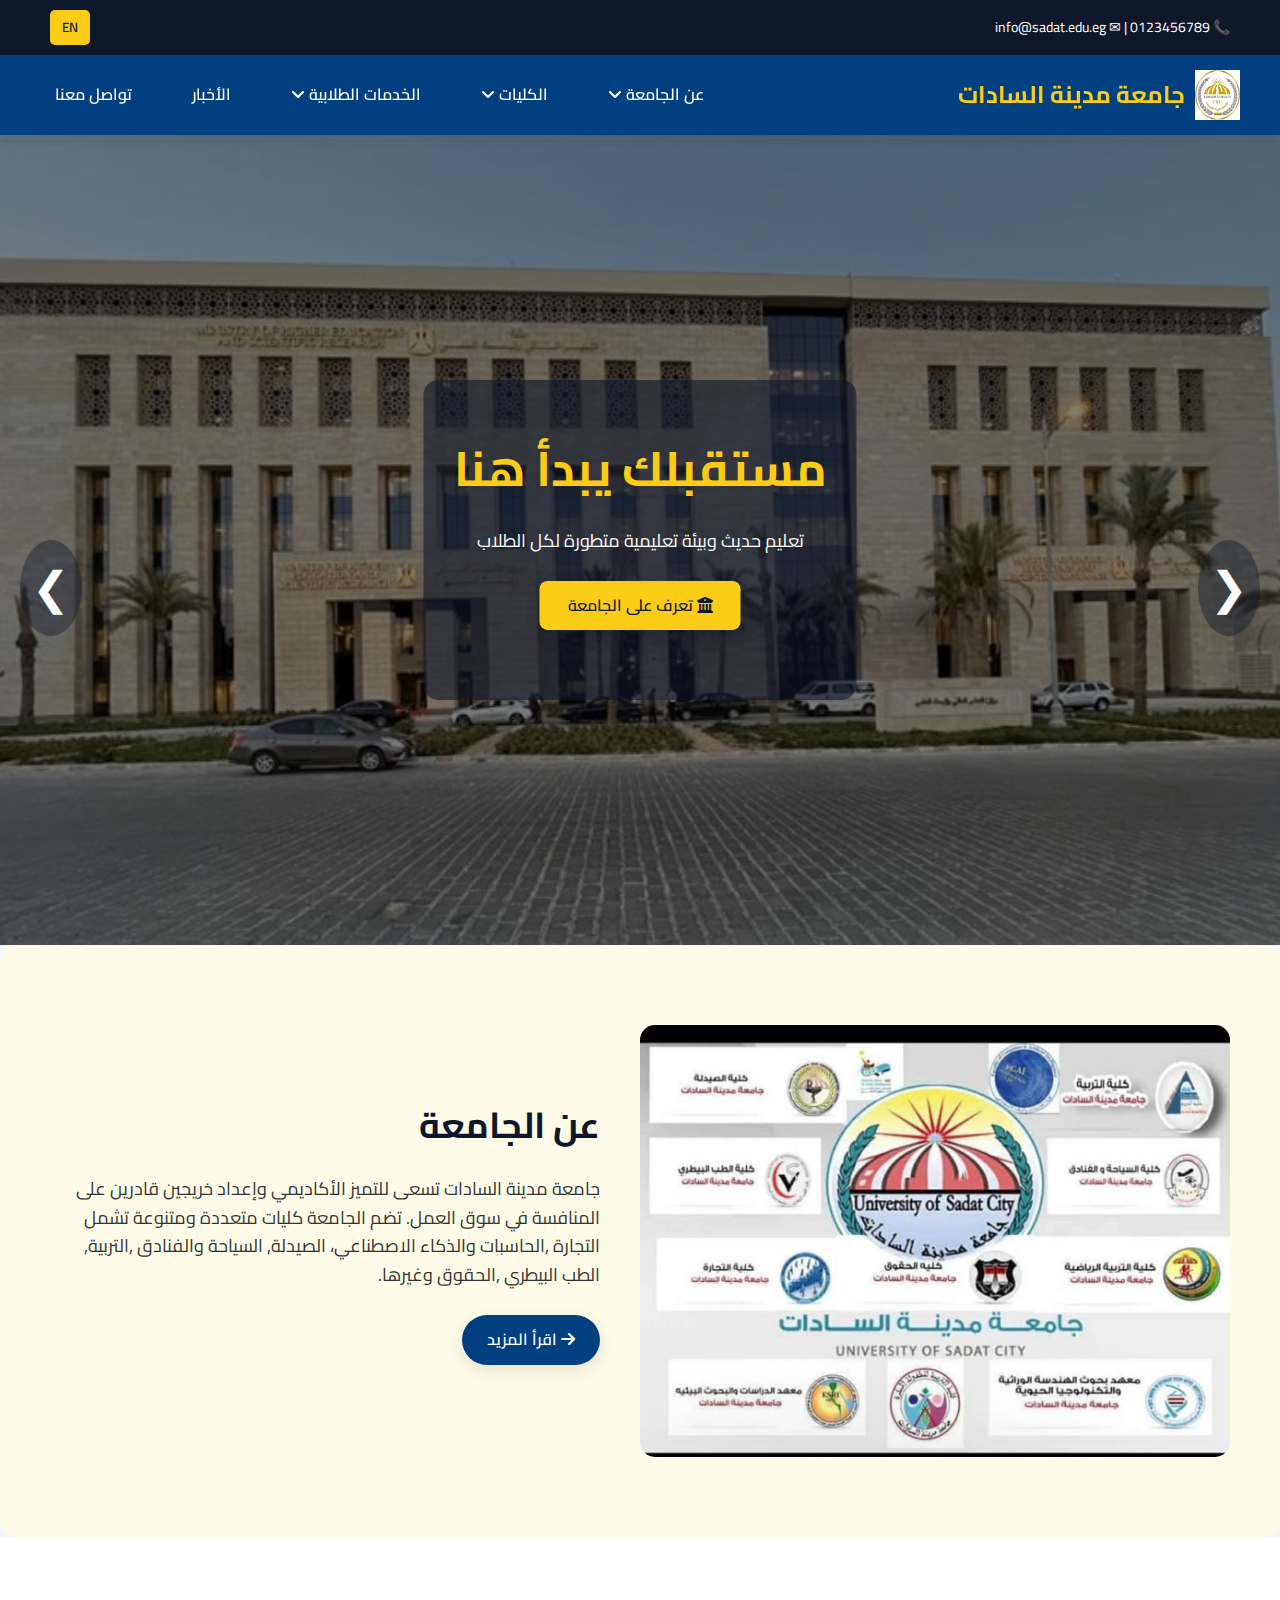
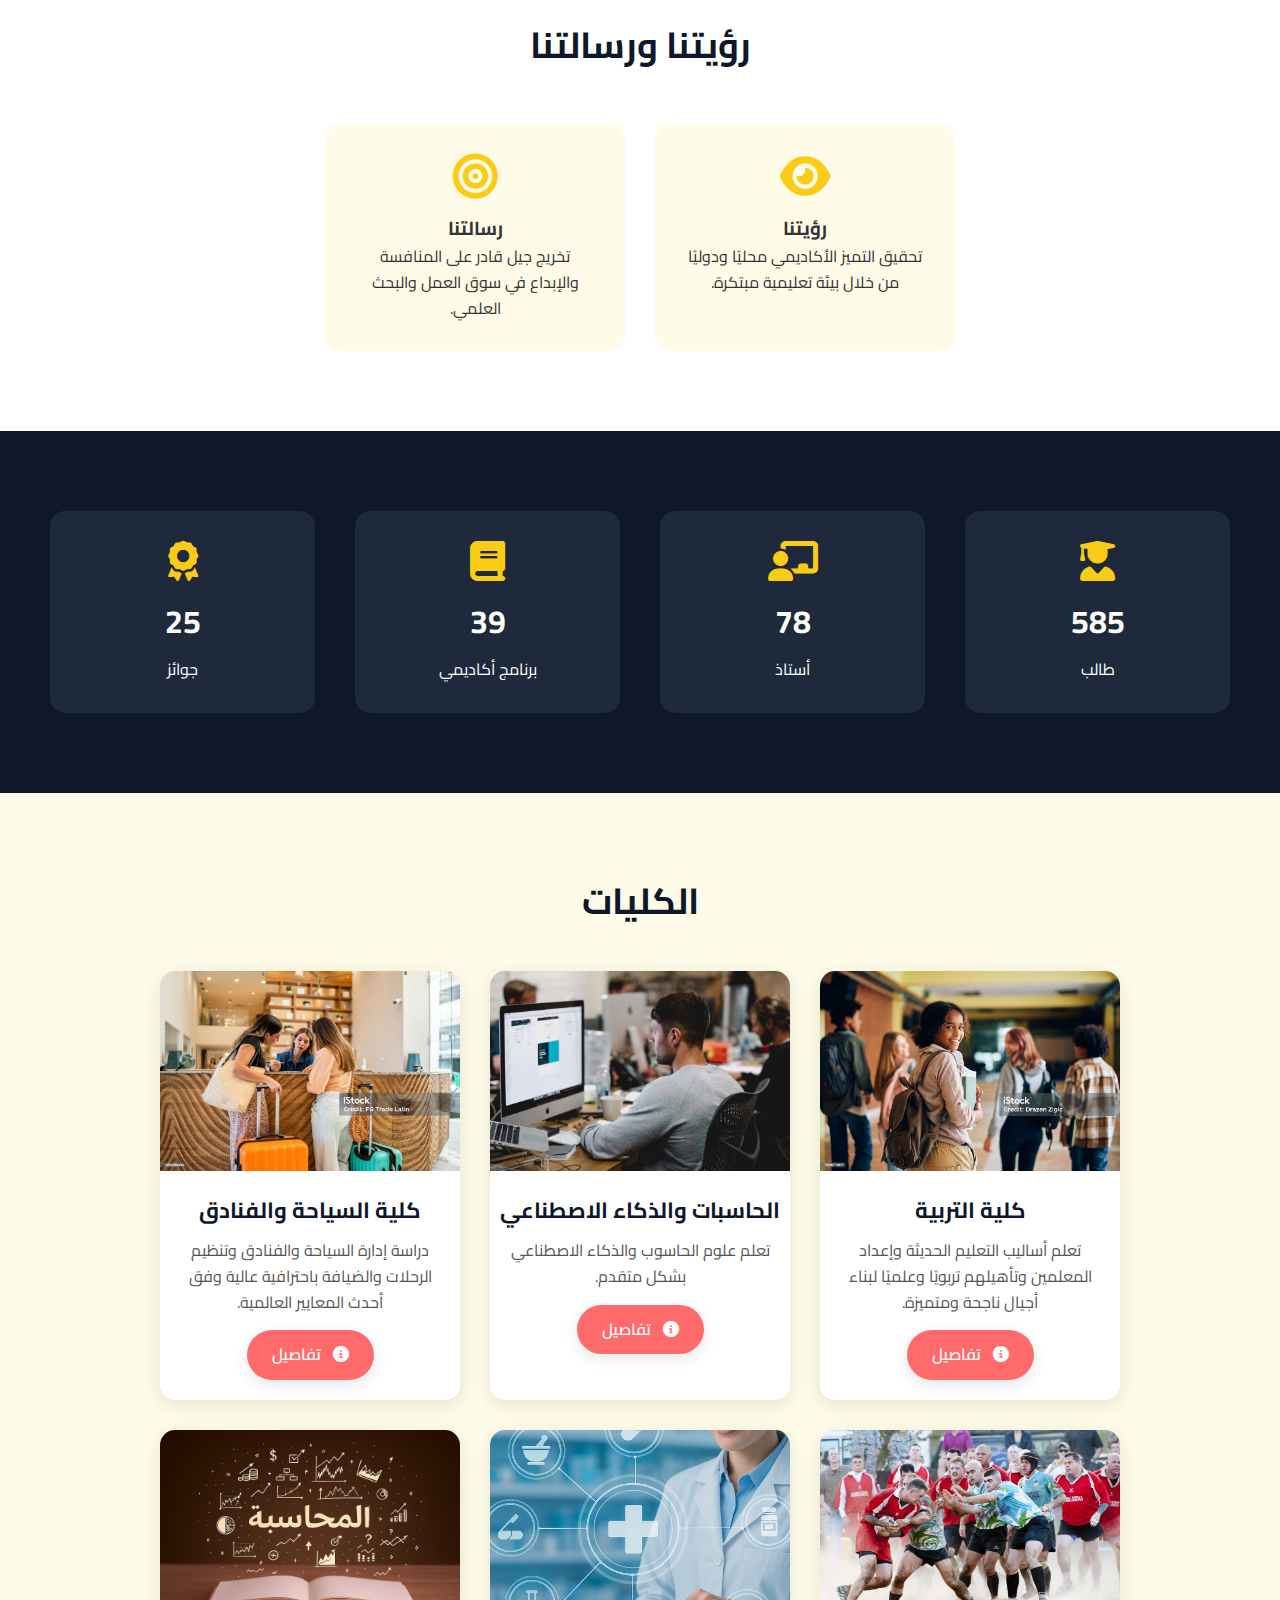
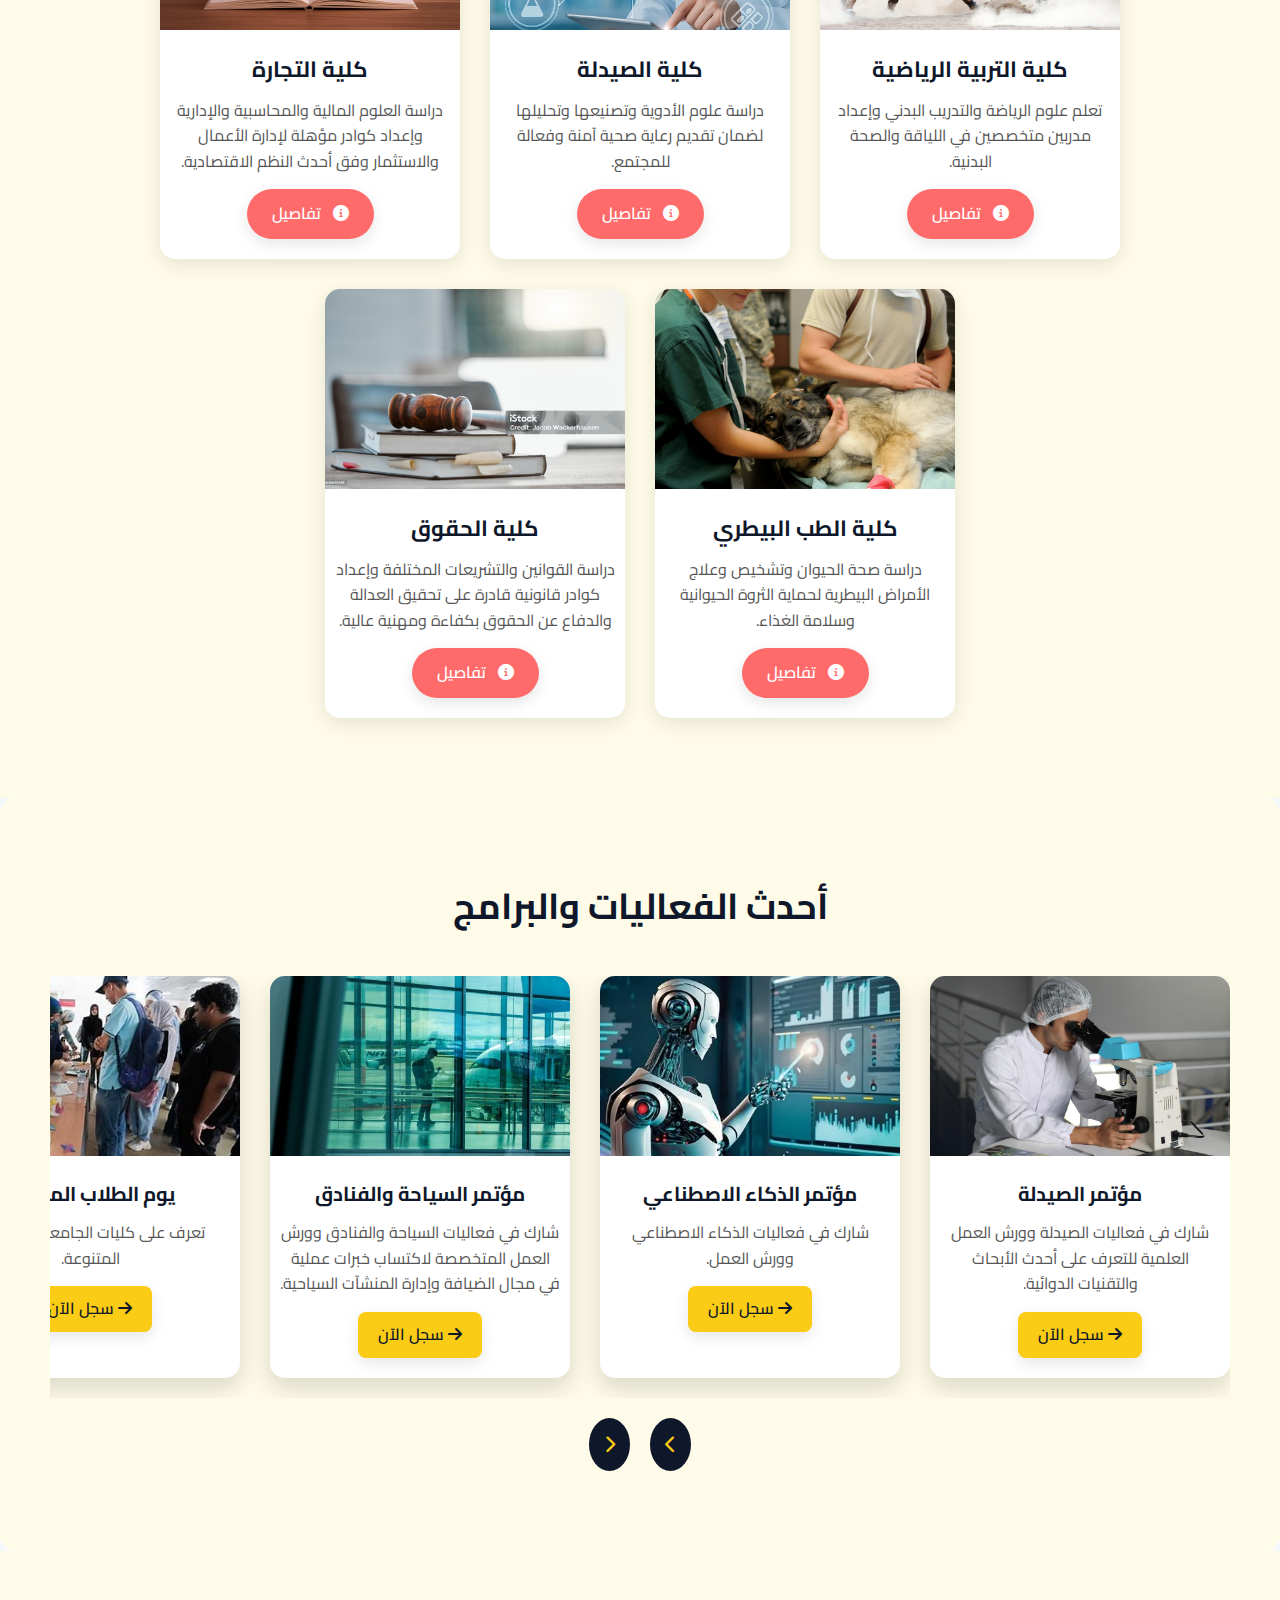
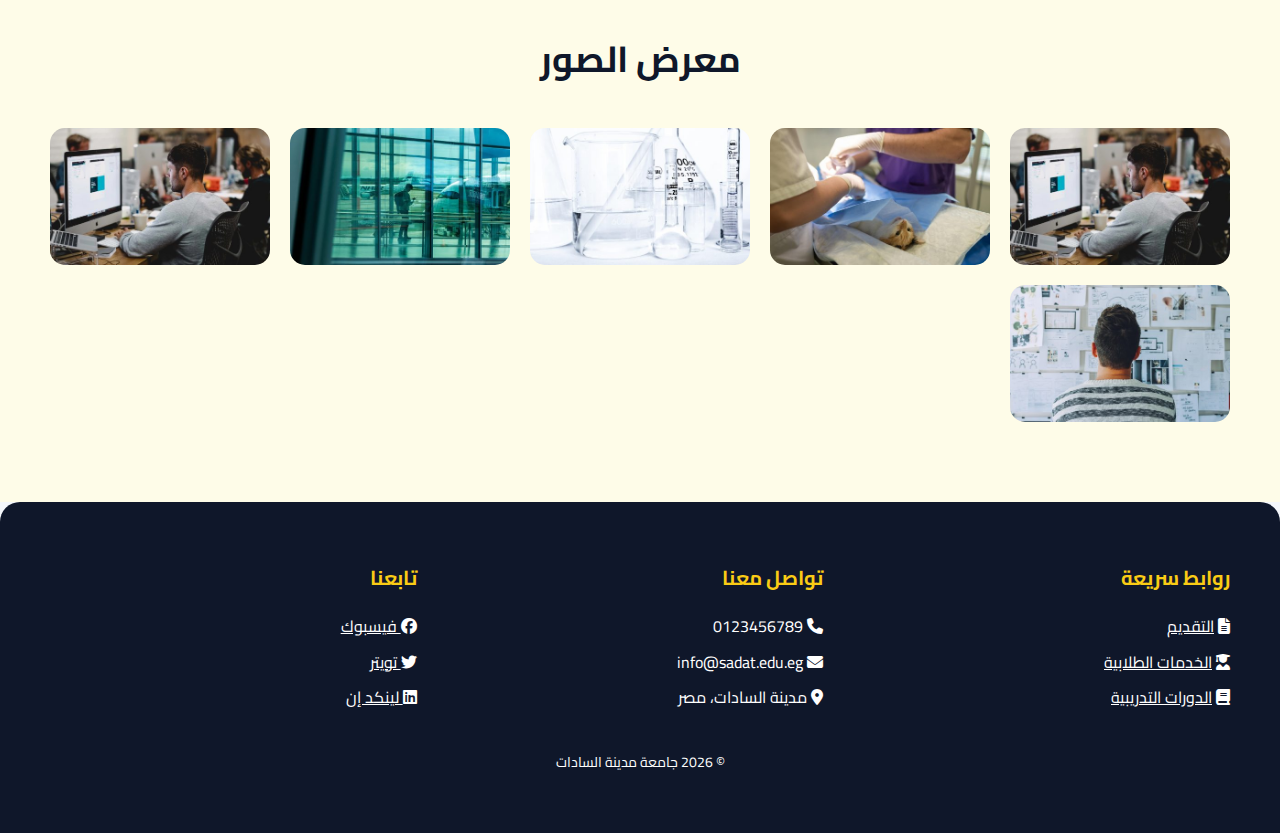
<file: index.html>
<!DOCTYPE html>
<html lang="ar">
<head>
<meta charset="UTF-8">
<meta name="viewport" content="width=device-width, initial-scale=1.0">
<title>جامعة مدينة السادات </title>
<link rel="icon" href="imgs/photo_2026-02-21_23-47-22.jpg">
<link rel="stylesheet" href="css/style.css">
<link rel="stylesheet" href="https://cdnjs.cloudflare.com/ajax/libs/font-awesome/6.5.0/css/all.min.css">
<link href="https://fonts.googleapis.com/css2?family=Cairo:wght@400;600;800&display=swap" rel="stylesheet">
<link rel="stylesheet" href="https://cdnjs.cloudflare.com/ajax/libs/font-awesome/6.4.0/css/all.min.css">
</head>
<body>

<!-- Top Bar -->
<div class="top-bar">
  <div>📞 0123456789 | ✉ info@sadat.edu.eg</div>
  <button class="lang-btn" id="langBtn">EN</button>
</div>


<!-- Navbar / Mega Menu مع لوجو -->
<header>
  <a href="index.html" class="logo">
    <img src="imgs/photo_2026-02-21_23-47-22.jpg" alt="لوجو الجامعة" class="logo-img">
    <span> جامعة مدينة السادات</span>
  </a>
   <div class="menu-toggle" id="menu-toggle">
    <i class="fas fa-bars"></i>
  </div>
  <nav>
    <ul class="main-menu" id="main-menu">
      <li>
        <a href="about.html">عن الجامعة <i class="fas fa-angle-down"></i></a>
        <ul class="dropdown">
          <li><a href="vision.html">الرؤية</a></li>
          <li><a href="president.html">الرئيس</a></li>
          <li><a href="history.html">تاريخ الجامعة</a></li>
        </ul>
      </li>
      <li>
        <a href="faculties.html">الكليات <i class="fas fa-angle-down"></i></a>
        <ul class="dropdown">
          <li><a href="#">التجارة</a></li>
          <li><a href="#">الحاسبات</a></li>
          <li><a href="#">السياحة و الفنادق </a></li>
          <li><a href="#"> كلية التربية  </a></li>
          <li><a href="#"> كلية الصيدلة   </a></li>
          <li><a href="#"> كلية الطب البيطري   </a></li>
        </ul>
      </li>
      <li>
        <a href="services.html">الخدمات الطلابية <i class="fas fa-angle-down"></i></a>
        <ul class="dropdown">
          <li><a href="#">المكتبة الإلكترونية</a></li>
          <li><a href="#">الدورات التدريبية</a></li>
        </ul>
      </li>
      <li><a href="news.html">الأخبار</a></li>
      <li><a href="contact.html">تواصل معنا</a></li>
    </ul>
  </nav>
</header>

<!-- Hero Slider -->
<section class="hero">
  <div class="slide active">
    <img src="imgs/257.jpeg" alt="Slider 1">
    <div class="hero-text">
      <h1>مستقبلك يبدأ هنا</h1>
      <p>تعليم حديث وبيئة تعليمية متطورة لكل الطلاب</p>
      <a href="about.html" class="main-btn"><i class="fas fa-university"></i> تعرف على الجامعة</a>
    </div>
  </div>
  <div class="slide">
    <img src="imgs/OIP.webp" alt="Slider 2">
    <div class="hero-text">
      <h1>برامج أكاديمية متميزة</h1>
      <p>كوادر تدريسية على أعلى مستوى لتعليم متكامل</p>
      <a href="faculties.html" class="main-btn"><i class="fas fa-graduation-cap"></i> اكتشف الكليات</a>
    </div>
  </div>
  <div class="slide">
    <img src="imgs/OIP (1).webp" alt="Slider 3">
    <div class="hero-text">
      <h1>فعاليات مستمرة</h1>
      <p>مؤتمرات وورش عمل للطلاب والخريجين</p>
      <a href="events.html" class="main-btn"><i class="fas fa-calendar-alt"></i> اعرف أكثر</a>
    </div>
  </div>
  <div class="slider-buttons">
    <span id="prev">❮</span>
    <span id="next">❯</span>
  </div>
</section>

<!-- About Section -->
<section class="about">
  <img src="imgs/photo_2026-02-21_23-54-03.jpg" alt="عن الجامعة">
  <div class="text">
    <h2>عن الجامعة</h2>
    <p>جامعة مدينة السادات  تسعى للتميز الأكاديمي وإعداد خريجين قادرين على المنافسة في سوق العمل. تضم الجامعة كليات متعددة ومتنوعة تشمل التجارة ,الحاسبات والذكاء الاصطناعي، الصيدلة, السياحة والفنادق ,التربية, الطب البيطري ,الحقوق  وغيرها.</p>
    <a href="about.html" class="main-btn"><i class="fas fa-arrow-right"></i> اقرأ المزيد</a>
  </div>
</section>

<!-- Vision & Mission -->
<section class="vision-mission">
  <h2>رؤيتنا ورسالتنا</h2>
  <div class="boxes">
    <div class="box">
      <i class="fas fa-eye"></i>
      <h3>رؤيتنا</h3>
      <p>تحقيق التميز الأكاديمي محليًا ودوليًا من خلال بيئة تعليمية مبتكرة.</p>
    </div>
    <div class="box">
      <i class="fas fa-bullseye"></i>
      <h3>رسالتنا</h3>
      <p>تخريج جيل قادر على المنافسة والإبداع في سوق العمل والبحث العلمي.</p>
    </div>
  </div>
</section>

<!-- Counter Section (Action) -->
<section class="counters">
  <div class="counter-box">
    <i class="fas fa-user-graduate"></i>
    <h3 id="students-count">0</h3>
    <p>طالب</p>
  </div>
  <div class="counter-box">
    <i class="fas fa-chalkboard-teacher"></i>
    <h3 id="teachers-count">0</h3>
    <p>أستاذ</p>
  </div>
  <div class="counter-box">
    <i class="fas fa-book"></i>
    <h3 id="courses-count">0</h3>
    <p>برنامج أكاديمي</p>
  </div>
  <div class="counter-box">
    <i class="fas fa-award"></i>
    <h3 id="awards-count">0</h3>
    <p>جوائز</p>
  </div>
</section>

<!-- Faculties Section -->
<section class="faculties">
  <h2>الكليات</h2>
  <div class="cards">
    <div class="card">
      <img src="imgs/istockphoto-1500076821-17024x1024 (1).jpg" alt="الهندسة">
      <h3>كلية التربية</h3>
      <p>تعلم أساليب التعليم الحديثة وإعداد المعلمين وتأهيلهم تربويًا وعلميًا لبناء أجيال ناجحة ومتميزة.</p>
      <a href="#" class="main-btn"><i class="fas fa-info-circle"></i> تفاصيل</a>
    </div>
    <div class="card">
      <img src="imgs/course-category-design-480x299.jpg" alt="الحاسبات">
      <h3>الحاسبات والذكاء الاصطناعي</h3>
      <p>تعلم علوم الحاسوب والذكاء الاصطناعي بشكل متقدم.</p>
      <a href="#" class="main-btn"><i class="fas fa-info-circle"></i> تفاصيل</a>
    </div>
    <div class="card">
      <img src="imgs/istockphoto-1484358444-1024x1024.jpg" alt="إدارة الأعمال">
      <h3> كلية السياحة والفنادق</h3>
      <p>دراسة إدارة السياحة والفنادق وتنظيم الرحلات والضيافة باحترافية عالية وفق أحدث المعايير العالمية.</p>
      <a href="#" class="main-btn"><i class="fas fa-info-circle"></i> تفاصيل</a>
    </div>
    <div class="card">
      <img src="imgs/12019-rugby-78193_1920.jpg" alt="إدارة الأعمال">
      <h3> كلية التربية الرياضية</h3>
      <p>تعلم علوم الرياضة والتدريب البدني وإعداد مدربين متخصصين في اللياقة والصحة البدنية.</p>
      <a href="#" class="main-btn"><i class="fas fa-info-circle"></i> تفاصيل</a>
    </div>
    <div class="card">
      <img src="imgs/16.png" alt="إدارة الأعمال">
      <h3>كلية الصيدلة </h3>
      <p>دراسة علوم الأدوية وتصنيعها وتحليلها لضمان تقديم رعاية صحية آمنة وفعالة للمجتمع.</p>
      <a href="#" class="main-btn"><i class="fas fa-info-circle"></i> تفاصيل</a>
    </div>
    <div class="card">
      <img src="imgs/10 (1).png" alt="إدارة الأعمال">
      <h3>كلية التجارة </h3>
      <p> دراسة العلوم المالية والمحاسبية والإدارية وإعداد كوادر مؤهلة لإدارة الأعمال والاستثمار وفق أحدث النظم الاقتصادية.</p>
      <a href="#" class="main-btn"><i class="fas fa-info-circle"></i> تفاصيل</a>
    </div>
    <div class="card">
      <img src="imgs/9.jpg" alt="إدارة الأعمال">
      <h3>كلية الطب البيطري </h3>
      <p>      دراسة صحة الحيوان وتشخيص وعلاج الأمراض البيطرية لحماية الثروة الحيوانية وسلامة الغذاء.</p>
      <a href="#" class="main-btn"><i class="fas fa-info-circle"></i> تفاصيل</a>
    </div>
    <div class="card">
      <img src="imgs/istockphoto-2045620685-1024x1024.jpg" alt="إدارة الأعمال">
      <h3>كلية الحقوق </h3>
      <p>      دراسة القوانين والتشريعات المختلفة وإعداد كوادر قانونية قادرة على تحقيق العدالة والدفاع عن الحقوق بكفاءة ومهنية عالية.</p>
      <a href="#" class="main-btn"><i class="fas fa-info-circle"></i> تفاصيل</a>
    </div>
  </div>
</section>

<!-- Featured Events Slider -->
<section class="featured-cards">
  <h2>أحدث الفعاليات والبرامج</h2>
  <div class="cards-slider">
    <div class="card">
      <img src="imgs/luvqs-scientist-2141259_1920.jpg" alt="Event 1">
      <h3> مؤتمر الصيدلة </h3>
      <p> شارك في فعاليات الصيدلة وورش العمل العلمية للتعرف على أحدث الأبحاث والتقنيات الدوائية.</p>
      <a href="#" class="main-btn"><i class="fas fa-arrow-right"></i> سجل الآن</a>
    </div>
    <div class="card">
      <img src="imgs/download (1).webp" alt="Event 2">
      <h3>مؤتمر الذكاء الاصطناعي</h3>
      <p>شارك في فعاليات الذكاء الاصطناعي وورش العمل.</p>
      <a href="#" class="main-btn"><i class="fas fa-arrow-right"></i> سجل الآن</a>
    </div>
    <div class="card">
      <img src="imgs/airport-8000988_1280-480x299.jpg" alt="Event 3">
      <h3>  مؤتمر السياحة والفنادق</h3>
      <p>شارك في فعاليات السياحة والفنادق وورش العمل المتخصصة لاكتساب خبرات عملية في مجال الضيافة وإدارة المنشآت السياحية.</p>
      <a href="#" class="main-btn"><i class="fas fa-arrow-right"></i> سجل الآن</a>
    </div>
    <div class="card">
      <img src="imgs/OIP.jpg" alt="Event 4">
      <h3>يوم الطلاب المفتوح</h3>
      <p>تعرف على كليات الجامعة وخدماتها المتنوعة.</p>
      <a href="#" class="main-btn"><i class="fas fa-arrow-right"></i> سجل الآن</a>
    </div>
  </div>
  <div class="slider-controls">
    <button id="slide-prev"><i class="fas fa-chevron-left"></i></button>
    <button id="slide-next"><i class="fas fa-chevron-right"></i></button>
  </div>
</section>

<!-- Gallery Section -->
<section class="gallery">
  <h2>معرض الصور</h2>
  <div class="gallery-grid">
    <img src="imgs/course-category-design-480x299.jpg" alt="">
    <img src="imgs/health-4385852_1280-480x299.jpg" alt="">
    <img src="imgs/laboratory-217041_1280-480x299.jpg" alt="">
    <img src="imgs/airport-8000988_1280-480x299.jpg" alt="">
    <img src="imgs/course-category-design-480x299.jpg" alt="">
    <img src="imgs/startup-3267505_1280-480x299.jpg" alt="">
  </div>
</section>

<!-- Footer -->
<footer>
  <div class="footer-grid">
    <div>
      <h3>روابط سريعة</h3>
      <p><i class="fas fa-file-alt"></i> <a href="#">التقديم</a></p>
      <p><i class="fas fa-user-graduate"></i> <a href="#">الخدمات الطلابية</a></p>
      <p><i class="fas fa-book"></i> <a href="#">الدورات التدريبية</a></p>
    </div>
    <div>
      <h3>تواصل معنا</h3>
      <p><i class="fas fa-phone"></i> 0123456789</p>
      <p><i class="fas fa-envelope"></i> info@sadat.edu.eg</p>
      <p><i class="fas fa-map-marker-alt"></i> مدينة السادات، مصر</p>
    </div>
    <div>
      <h3>تابعنا</h3>
      <p><a href="#"><i class="fab fa-facebook"></i> فيسبوك</a></p>
      <p><a href="#"><i class="fab fa-twitter"></i> تويتر</a></p>
      <p><a href="#"><i class="fab fa-linkedin"></i> لينكد إن</a></p>
    </div>
  </div>
  <p class="copy">© 2026 جامعة مدينة السادات </p>
</footer>

<script src="js/slider.js"></script>
<script src="js/main.js"></script>
</body>
</html>
</file>
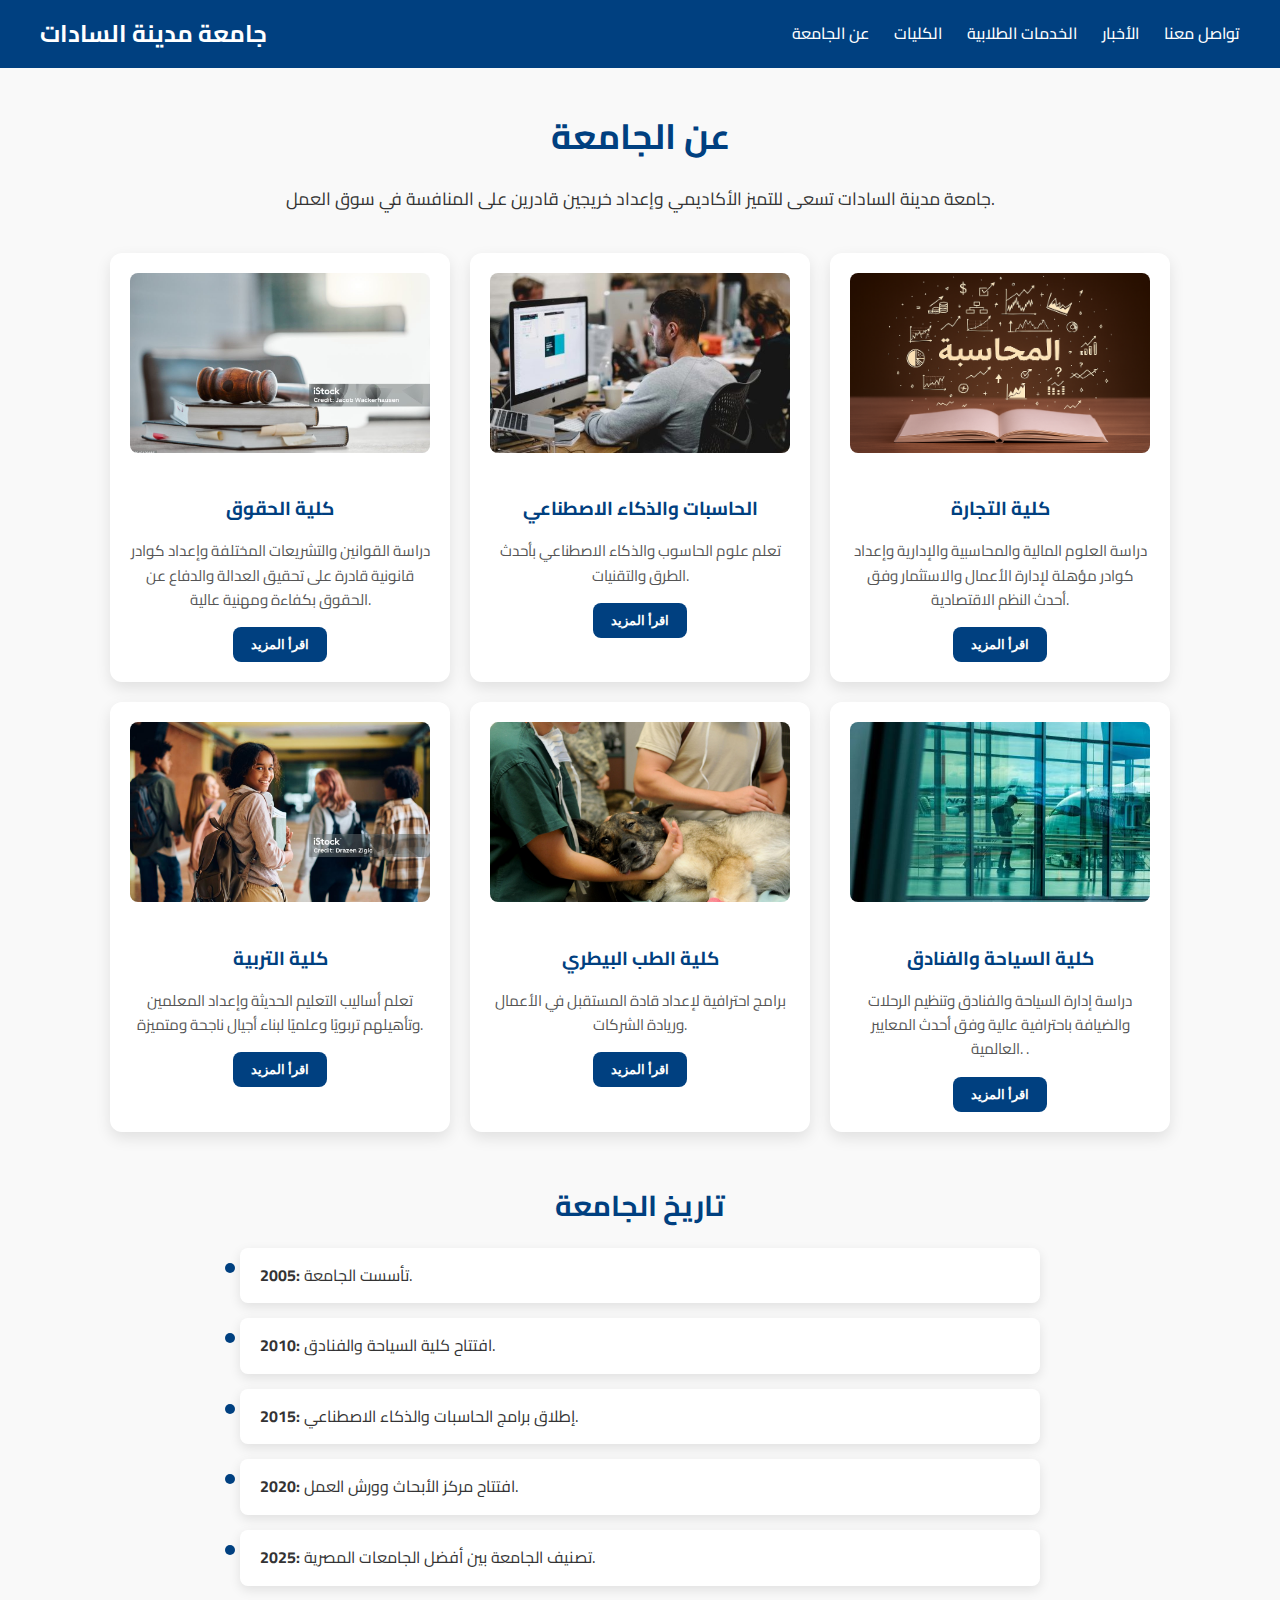
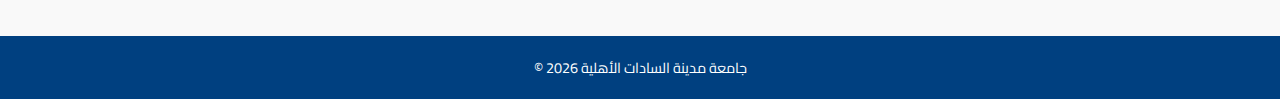
<file: about.html>
<!DOCTYPE html>
<html lang="ar">
<head>
<meta charset="UTF-8">
<meta name="viewport" content="width=device-width, initial-scale=1.0">
<title>عن الجامعة - جامعة مدينة السادات </title>
<link rel="stylesheet" href="css/about.css">
<link href="https://fonts.googleapis.com/css2?family=Cairo:wght@400;600;800&display=swap" rel="stylesheet">
<link rel="stylesheet" href="https://cdnjs.cloudflare.com/ajax/libs/font-awesome/6.4.0/css/all.min.css">
</head>
<body>

<header>
  <a href="index.html" class="logo">جامعة مدينة السادات </a>
   <div class="menu-toggle" id="menu-toggle">
    <i class="fas fa-bars"></i>
  </div>
  <nav>
    <ul class="main-menu" id="main-menu">
      <li><a href="about.html">عن الجامعة</a></li>
      <li><a href="faculties.html">الكليات</a></li>
      <li><a href="services.html">الخدمات الطلابية</a></li>
      <li><a href="news.html">الأخبار</a></li>
      <li><a href="contact.html">تواصل معنا</a></li>
    </ul>
  </nav>
</header>

<section class="about-page">
  <h1>عن الجامعة</h1>
  <p>جامعة مدينة السادات  تسعى للتميز الأكاديمي وإعداد خريجين قادرين على المنافسة في سوق العمل.</p>

  <div class="about-cards">
    <div class="card">
      <img src="imgs/istockphoto-2045620685-1024x1024.jpg" alt="إدارة الأعمال">
      <h3>كلية الحقوق </h3>
      <p>      دراسة القوانين والتشريعات المختلفة وإعداد كوادر قانونية قادرة على تحقيق العدالة والدفاع عن الحقوق بكفاءة ومهنية عالية.</p>
      <div class="extra-info">
              <p>      دراسة القوانين والتشريعات المختلفة وإعداد كوادر قانونية قادرة على تحقيق العدالة والدفاع عن الحقوق بكفاءة ومهنية عالية.</p>

      </div>
      <button class="learn-btn">اقرأ المزيد</button>
    </div>

    <div class="card">
      <img src="imgs/course-category-design-480x299.jpg" alt="الحاسبات">
      <h3>الحاسبات والذكاء الاصطناعي</h3>
      <p>تعلم علوم الحاسوب والذكاء الاصطناعي بأحدث الطرق والتقنيات.</p>
      <div class="extra-info">
        <p>معلومات أكثر عن قسم الحاسبات: مشاريع برمجية، مختبرات AI، مسابقات برمجة.</p>
      </div>
      <button class="learn-btn">اقرأ المزيد</button>
    </div>

    <div class="card">
      <img src="imgs/10 (1).png" alt="إدارة الأعمال">
      <h3>كلية التجارة </h3>
      <p> دراسة العلوم المالية والمحاسبية والإدارية وإعداد كوادر مؤهلة لإدارة الأعمال والاستثمار وفق أحدث النظم الاقتصادية.</p>
     
      <div class="extra-info">
              <p> دراسة العلوم المالية والمحاسبية والإدارية وإعداد كوادر مؤهلة لإدارة الأعمال والاستثمار وفق أحدث النظم الاقتصادية.</p>

      </div>
      <button class="learn-btn">اقرأ المزيد</button>
    </div>
    <div class="card">
     <img src="imgs/istockphoto-1500076821-17024x1024 (1).jpg" alt="الهندسة">
      <h3>كلية التربية</h3>
      <p>تعلم أساليب التعليم الحديثة وإعداد المعلمين وتأهيلهم تربويًا وعلميًا لبناء أجيال ناجحة ومتميزة.     </p>
      <div class="extra-info">
              <p>تعلم أساليب التعليم الحديثة وإعداد المعلمين وتأهيلهم تربويًا وعلميًا لبناء أجيال ناجحة ومتميزة.     </p>

      </div>
      <button class="learn-btn">اقرأ المزيد</button>
    </div>
    <div class="card">
      <img src="imgs/9.jpg" alt="إدارة الأعمال">
      <h3>كلية الطب البيطري </h3>
      <p>برامج احترافية لإعداد قادة المستقبل في الأعمال وريادة الشركات.</p>
      <div class="extra-info">
              <p>برامج احترافية لإعداد قادة المستقبل في الأعمال وريادة الشركات.</p>

      </div>
      <button class="learn-btn">اقرأ المزيد</button>
    </div>
    <div class="card">
      <img src="imgs/airport-8000988_1280-480x299.jpg" alt="إدارة الأعمال">
      <h3>كلية السياحة والفنادق </h3>
      <p>دراسة إدارة السياحة والفنادق وتنظيم الرحلات والضيافة باحترافية عالية وفق أحدث المعايير العالمية.        .</p>
      <div class="extra-info">
              <p>دراسة إدارة السياحة والفنادق وتنظيم الرحلات والضيافة باحترافية عالية وفق أحدث المعايير العالمية.        .</p>

      </div>
      <button class="learn-btn">اقرأ المزيد</button>
    </div>
   
  </div>

  <div class="history-timeline">
    <h2>تاريخ الجامعة</h2>
    <ul>
      <li><strong>2005:</strong> تأسست الجامعة.</li>
      <li><strong>2010:</strong> افتتاح كلية السياحة والفنادق.</li>
      <li><strong>2015:</strong> إطلاق برامج الحاسبات والذكاء الاصطناعي.</li>
      <li><strong>2020:</strong> افتتاح مركز الأبحاث وورش العمل.</li>
      <li><strong>2025:</strong> تصنيف الجامعة بين أفضل الجامعات المصرية.</li>
    </ul>
  </div>
</section>

<footer>
  <p>© 2026 جامعة مدينة السادات الأهلية</p>
</footer>

<script src="js/about.js"></script>
</body>
</html>
</file>
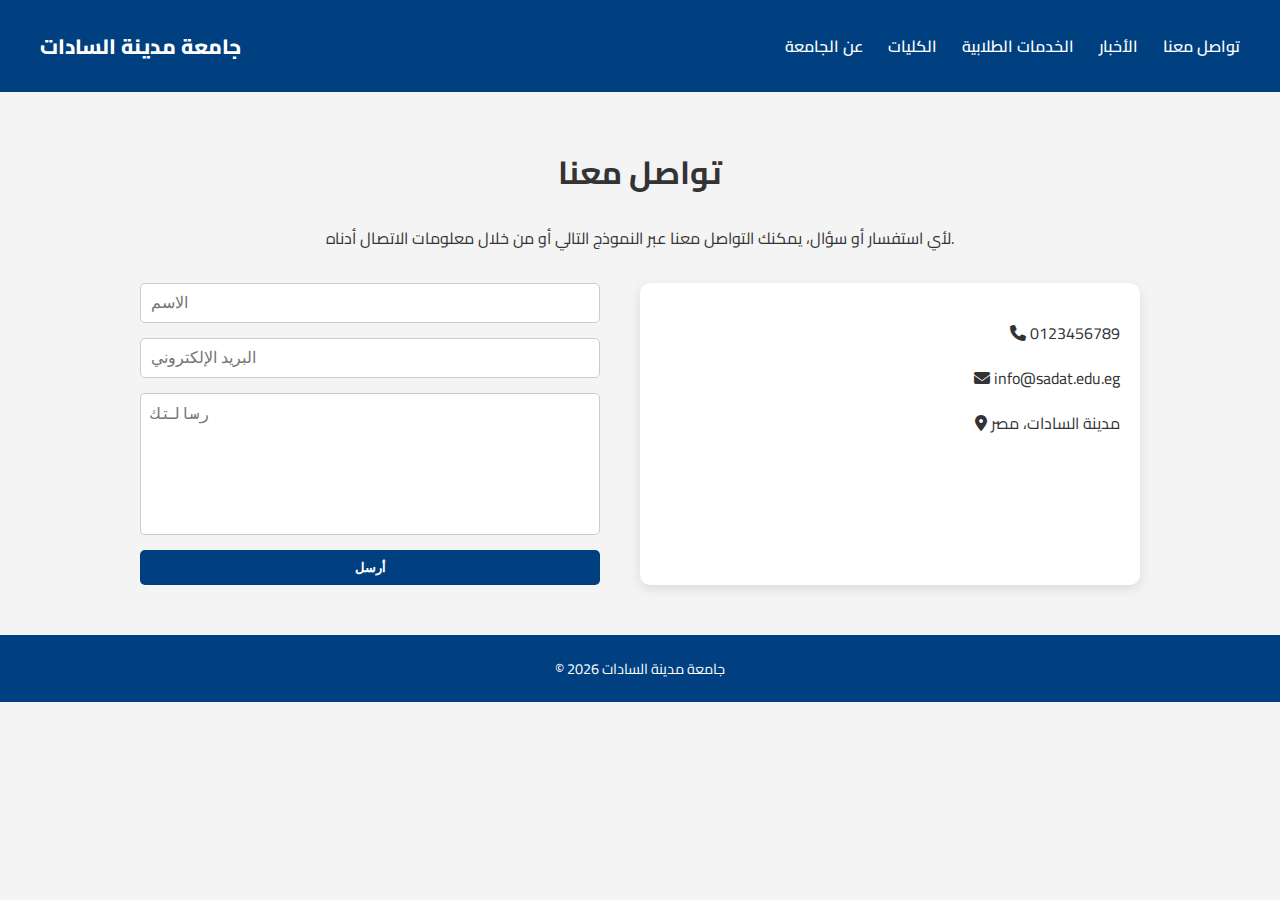
<file: contact.html>
<!DOCTYPE html>
<html lang="ar">
<head>
<meta charset="UTF-8">
<meta name="viewport" content="width=device-width, initial-scale=1.0">
<title>تواصل معنا - جامعة مدينة السادات </title>
<link rel="stylesheet" href="css/contact.css">
<link href="https://fonts.googleapis.com/css2?family=Cairo:wght@400;600;800&display=swap" rel="stylesheet">
<link rel="stylesheet" href="https://cdnjs.cloudflare.com/ajax/libs/font-awesome/6.4.0/css/all.min.css">
</head>
<body>

<header>
  <a href="index.html" class="logo">جامعة مدينة السادات </a>
   <div class="menu-toggle" id="menu-toggle">
    <i class="fas fa-bars"></i>
  </div>
  <nav>
    <ul class="main-menu" id="main-menu">
      <li><a href="about.html">عن الجامعة</a></li>
      <li><a href="faculties.html">الكليات</a></li>
      <li><a href="services.html">الخدمات الطلابية</a></li>
      <li><a href="news.html">الأخبار</a></li>
      <li><a href="contact.html">تواصل معنا</a></li>
    </ul>
  </nav>
</header>

<section class="contact-page">
  <h1>تواصل معنا</h1>
  <p>لأي استفسار أو سؤال، يمكنك التواصل معنا عبر النموذج التالي أو من خلال معلومات الاتصال أدناه.</p>

  <div class="contact-container">
    <form id="contact-form">
      <input type="text" name="name" placeholder="الاسم" required>
      <input type="email" name="email" placeholder="البريد الإلكتروني" required>
      <textarea name="message" placeholder="رسالتك" required></textarea>
      <button type="submit" class="submit-btn">أرسل</button>
    </form>

    <div class="contact-info">
      <p><i class="fas fa-phone"></i> 0123456789</p>
      <p><i class="fas fa-envelope"></i> info@sadat.edu.eg</p>
      <p><i class="fas fa-map-marker-alt"></i> مدينة السادات، مصر</p>
    </div>
  </div>
</section>

<footer>
  <p>© 2026 جامعة مدينة السادات </p>
</footer>

<script src="js/contact.js"></script>
</body>
</html>
</file>
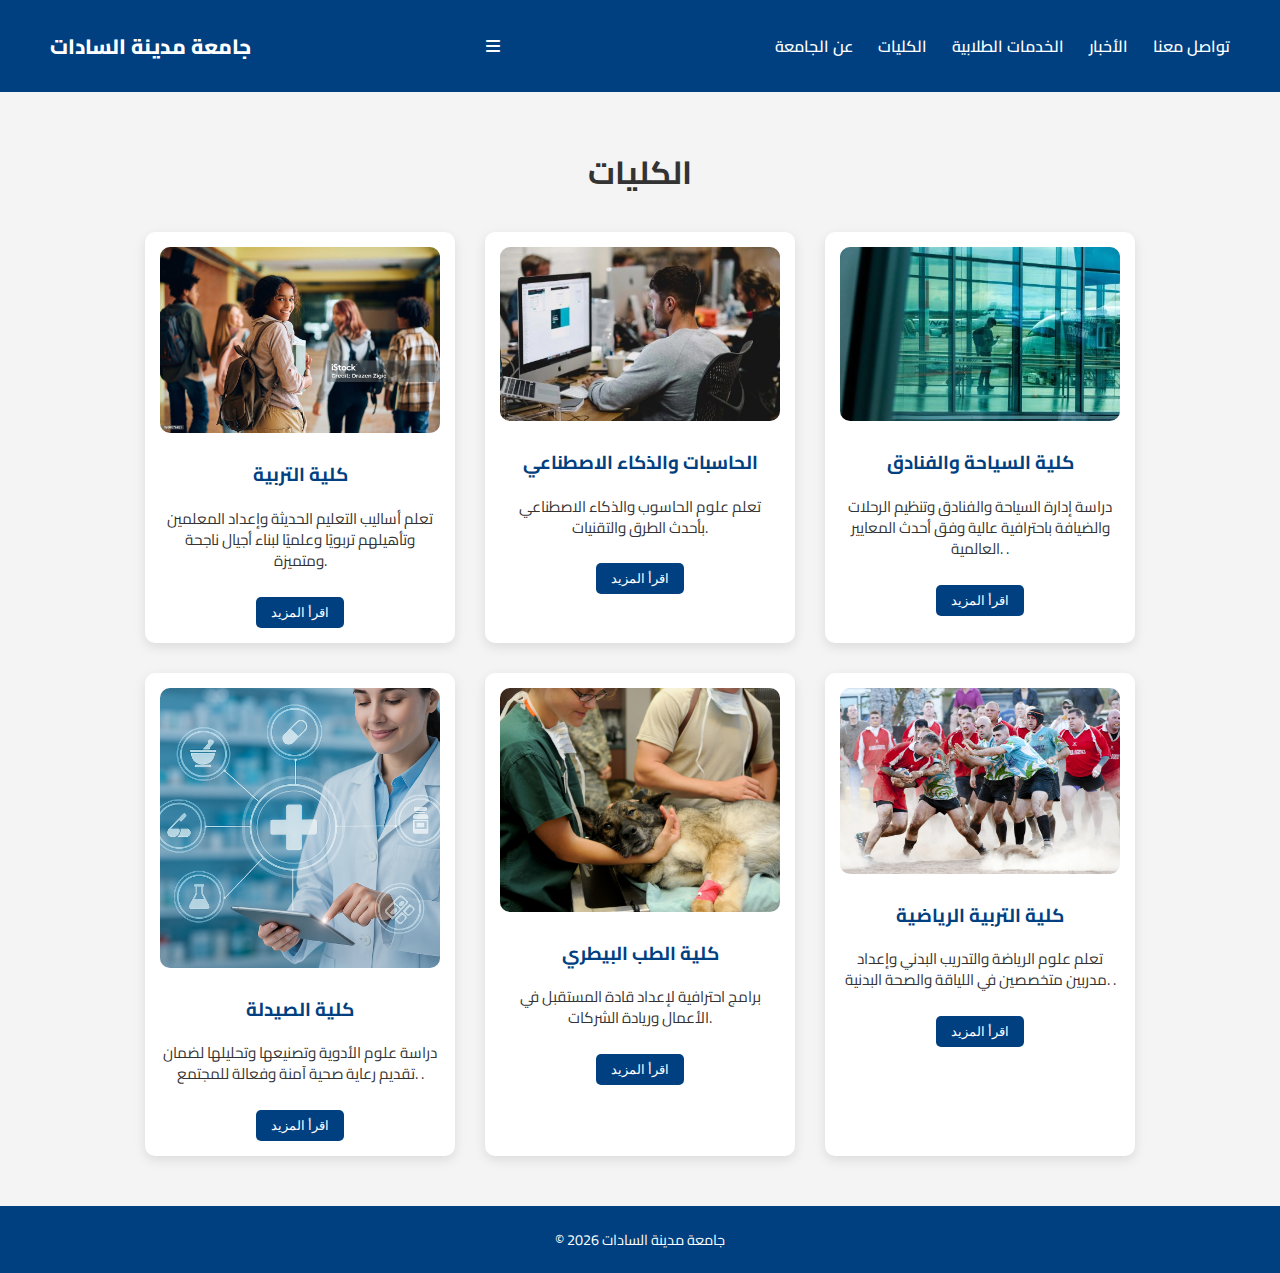
<file: faculties.html>
<!DOCTYPE html>
<html lang="ar">
<head>
<meta charset="UTF-8">
<meta name="viewport" content="width=device-width, initial-scale=1.0">
<title>الكليات - جامعة مدينة السادات </title>
<link rel="stylesheet" href="css/faculties.css">
<link href="https://fonts.googleapis.com/css2?family=Cairo:wght@400;600;800&display=swap" rel="stylesheet">
<link rel="stylesheet" href="https://cdnjs.cloudflare.com/ajax/libs/font-awesome/6.4.0/css/all.min.css">
</head>
<body>

<header>
  <a href="index.html" class="logo">جامعة مدينة السادات </a>
   <div class="menu-toggle" id="menu-toggle">
    <i class="fas fa-bars"></i>
  </div>
  <nav>
    <ul class="main-menu" id="main-menu">
      <li><a href="about.html">عن الجامعة</a></li>
      <li><a href="faculties.html">الكليات</a></li>
      <li><a href="services.html">الخدمات الطلابية</a></li>
      <li><a href="news.html">الأخبار</a></li>
      <li><a href="contact.html">تواصل معنا</a></li>
    </ul>
  </nav>
</header>

<section class="faculties-page">
  <h1>الكليات</h1>
  <div class="cards">
    <div class="card">
      <img src="imgs/istockphoto-1500076821-17024x1024 (1).jpg" alt="الهندسة">
      <h3>كلية التربية</h3>
      <p>تعلم أساليب التعليم الحديثة وإعداد المعلمين وتأهيلهم تربويًا وعلميًا لبناء أجيال ناجحة ومتميزة.     </p>
      <button class="learn-btn">اقرأ المزيد</button>
    </div>
    <div class="card">
      <img src="imgs/course-category-design-480x299.jpg" alt="الحاسبات">
      <h3>الحاسبات والذكاء الاصطناعي</h3>
      <p>تعلم علوم الحاسوب والذكاء الاصطناعي بأحدث الطرق والتقنيات.</p>
      <button class="learn-btn">اقرأ المزيد</button>
    </div>
    <div class="card">
      <img src="imgs/airport-8000988_1280-480x299.jpg" alt="إدارة الأعمال">
      <h3>كلية السياحة والفنادق </h3>
      <p>دراسة إدارة السياحة والفنادق وتنظيم الرحلات والضيافة باحترافية عالية وفق أحدث المعايير العالمية.        .</p>
      <button class="learn-btn">اقرأ المزيد</button>
    </div>
    <div class="card">
      <img src="imgs/16.png" alt="إدارة الأعمال">
      <h3>كلية الصيدلة </h3>
      <p>دراسة علوم الأدوية وتصنيعها وتحليلها لضمان تقديم رعاية صحية آمنة وفعالة للمجتمع.        .</p>
      <button class="learn-btn">اقرأ المزيد</button>
    </div>
    <div class="card">
      <img src="imgs/9.jpg" alt="إدارة الأعمال">
      <h3>كلية الطب البيطري </h3>
      <p>برامج احترافية لإعداد قادة المستقبل في الأعمال وريادة الشركات.</p>
      <button class="learn-btn">اقرأ المزيد</button>
    </div>
    <div class="card">
      <img src="imgs/12019-rugby-78193_1920.jpg" alt="إدارة الأعمال">
      <h3>كلية التربية الرياضية </h3>
      <p>تعلم علوم الرياضة والتدريب البدني وإعداد مدربين متخصصين في اللياقة والصحة البدنية.        .</p>
      <button class="learn-btn">اقرأ المزيد</button>
    </div>
  </div>
</section>

<footer>
  <p>© 2026 جامعة مدينة السادات </p>
</footer>

<script src="js/faculties.js"></script>
</body>
</html>
</file>
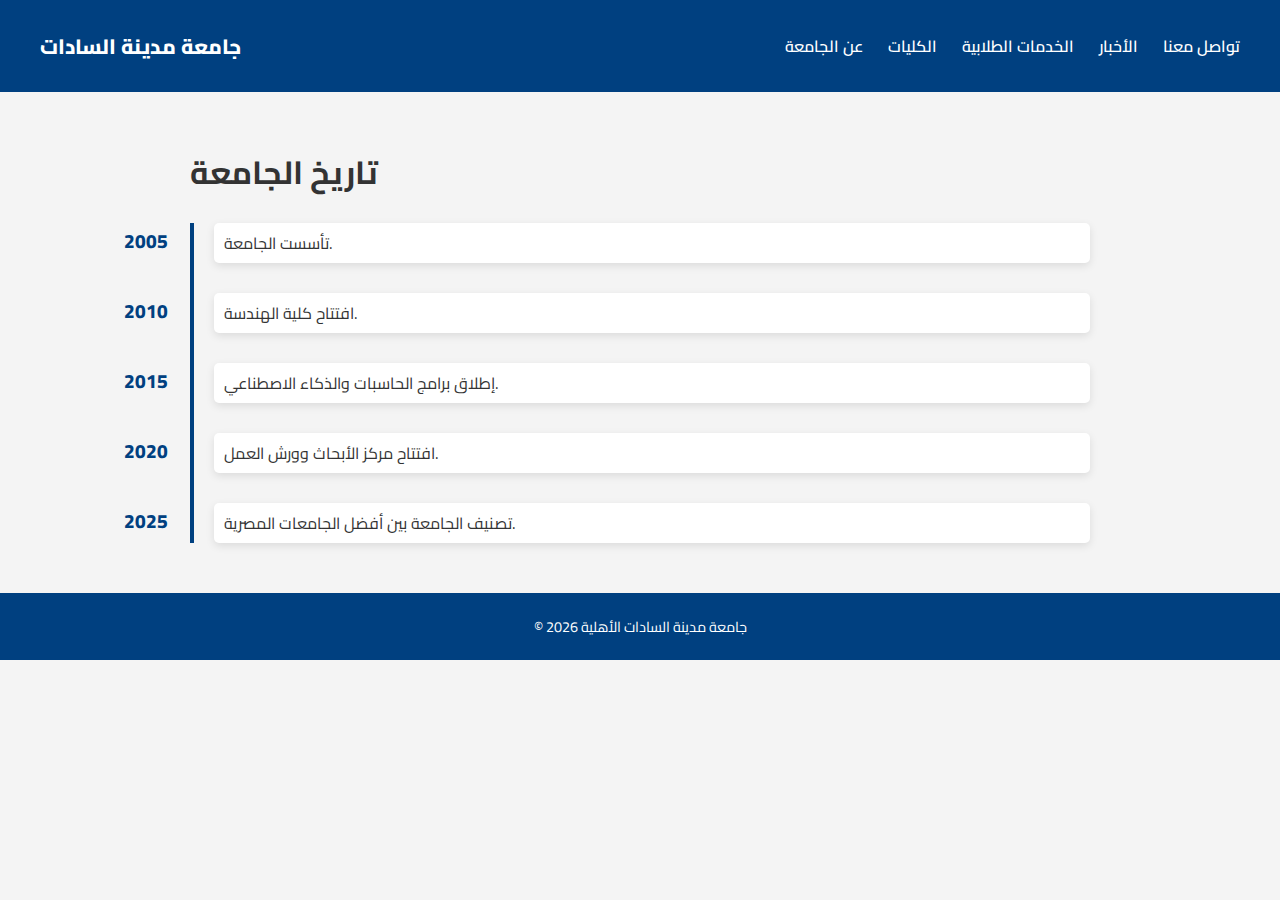
<file: history.html>
<!DOCTYPE html>
<html lang="ar">
<head>
<meta charset="UTF-8">
<meta name="viewport" content="width=device-width, initial-scale=1.0">
<title>تاريخ الجامعة - جامعة مدينة السادات </title>
<link rel="stylesheet" href="css/history.css">
<link href="https://fonts.googleapis.com/css2?family=Cairo:wght@400;600;800&display=swap" rel="stylesheet">
<link rel="stylesheet" href="https://cdnjs.cloudflare.com/ajax/libs/font-awesome/6.4.0/css/all.min.css">
</head>
<body>

<header>
  <a href="index.html" class="logo">جامعة مدينة السادات </a>
    <div class="menu-toggle" id="menu-toggle">
    <i class="fas fa-bars"></i>
  </div>
  <nav>
    <ul class="main-menu" id="main-menu" >
      <li><a href="about.html">عن الجامعة</a></li>
      <li><a href="faculties.html">الكليات</a></li>
      <li><a href="services.html">الخدمات الطلابية</a></li>
      <li><a href="news.html">الأخبار</a></li>
      <li><a href="contact.html">تواصل معنا</a></li>
    </ul>
  </nav>
</header>

<section class="history-page">
  <h1>تاريخ الجامعة</h1>
  <div class="timeline">
    <div class="event">
      <span class="year">2005</span>
      <p>تأسست الجامعة.</p>
    </div>
    <div class="event">
      <span class="year">2010</span>
      <p>افتتاح كلية الهندسة.</p>
    </div>
    <div class="event">
      <span class="year">2015</span>
      <p>إطلاق برامج الحاسبات والذكاء الاصطناعي.</p>
    </div>
    <div class="event">
      <span class="year">2020</span>
      <p>افتتاح مركز الأبحاث وورش العمل.</p>
    </div>
    <div class="event">
      <span class="year">2025</span>
      <p>تصنيف الجامعة بين أفضل الجامعات المصرية.</p>
    </div>
  </div>
</section>

<footer>
  <p>© 2026 جامعة مدينة السادات الأهلية</p>
</footer>

<script src="js/history.js"></script>
</body>
</html>
</file>
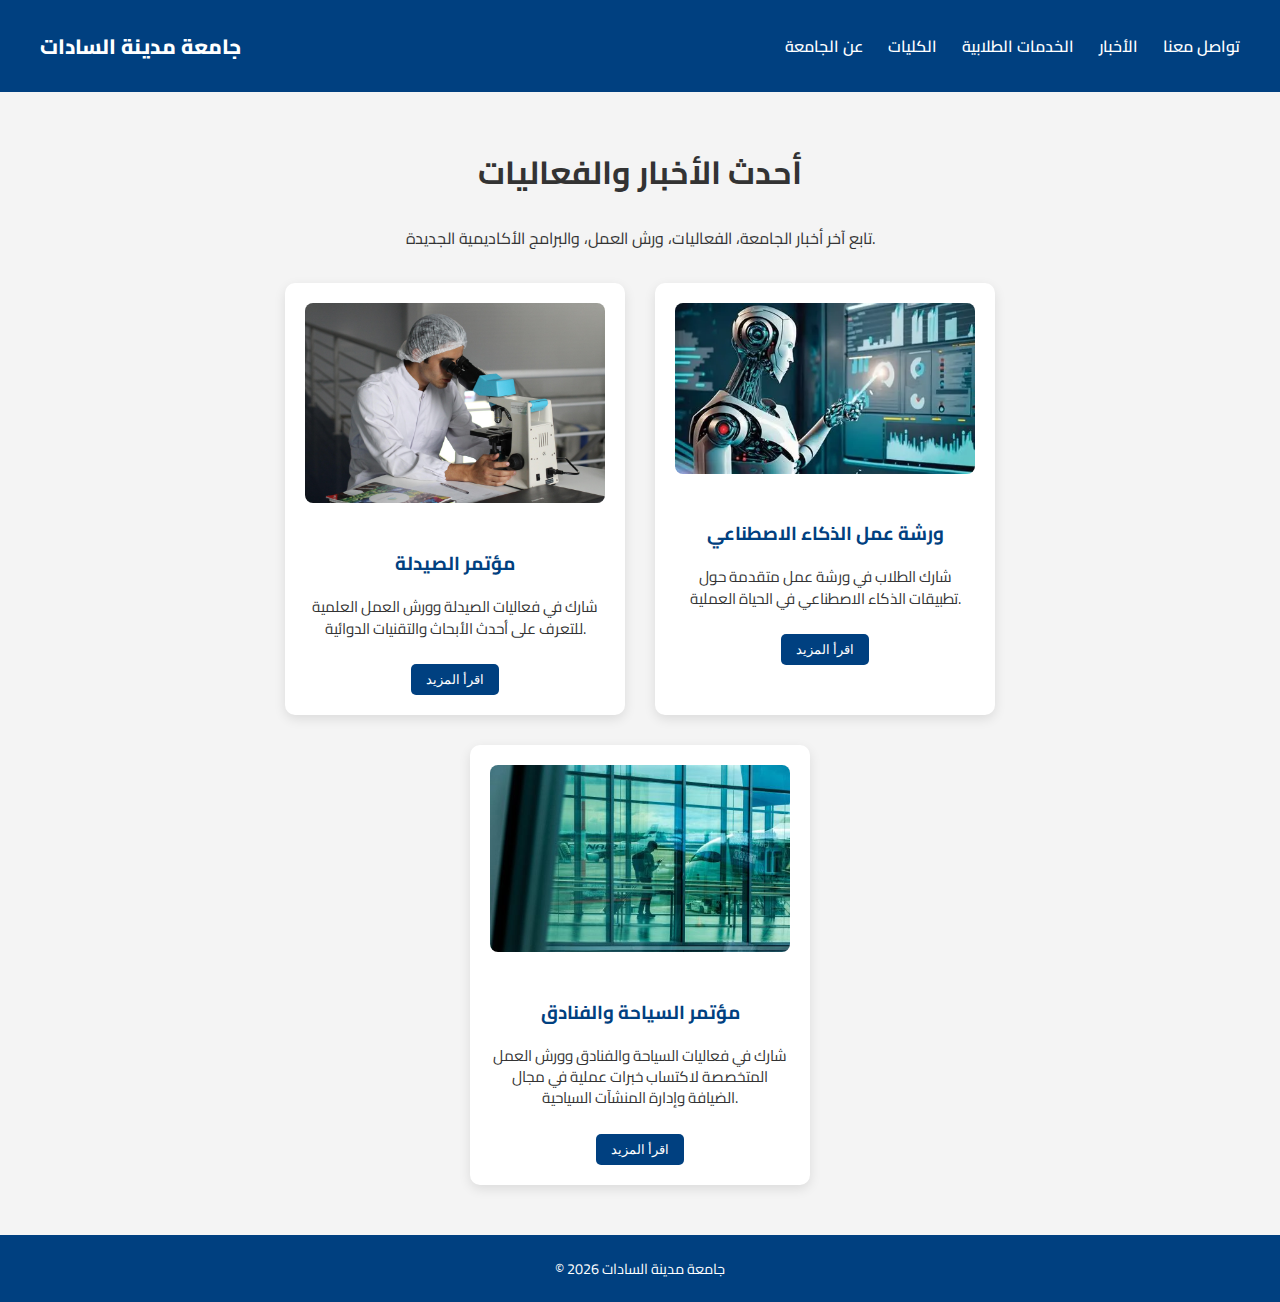
<file: news.html>
<!DOCTYPE html>
<html lang="ar">
<head>
<meta charset="UTF-8">
<meta name="viewport" content="width=device-width, initial-scale=1.0">
<title>الأخبار - جامعة مدينة السادات ]</title>
<link rel="stylesheet" href="css/news.css">
<link href="https://fonts.googleapis.com/css2?family=Cairo:wght@400;600;800&display=swap" rel="stylesheet">
<link rel="stylesheet" href="https://cdnjs.cloudflare.com/ajax/libs/font-awesome/6.4.0/css/all.min.css">
</head>
<body>

<header>
  <a href="index.html" class="logo">جامعة مدينة السادات </a>
   <div class="menu-toggle" id="menu-toggle">
    <i class="fas fa-bars"></i>
  </div>
  <nav>
    <ul class="main-menu" id="main-menu">
      <li><a href="about.html">عن الجامعة</a></li>
      <li><a href="faculties.html">الكليات</a></li>
      <li><a href="services.html">الخدمات الطلابية</a></li>
      <li><a href="news.html">الأخبار</a></li>
      <li><a href="contact.html">تواصل معنا</a></li>
    </ul>
  </nav>
</header>

<section class="news-page">
  <h1>أحدث الأخبار والفعاليات</h1>
  <p>تابع آخر أخبار الجامعة، الفعاليات، ورش العمل، والبرامج الأكاديمية الجديدة.</p>

  <div class="news-cards">
    <div class="card">
       <img src="imgs/luvqs-scientist-2141259_1920.jpg" alt="Event 1">
      <h3> مؤتمر الصيدلة </h3>
      <p> شارك في فعاليات الصيدلة وورش العمل العلمية للتعرف على أحدث الأبحاث والتقنيات الدوائية.</p>
      <button class="read-btn">اقرأ المزيد</button>
    </div>
    <div class="card">
      <img src="imgs/download (1).webp" alt="خبر 2">
      <h3>ورشة عمل الذكاء الاصطناعي</h3>
      <p>شارك الطلاب في ورشة عمل متقدمة حول تطبيقات الذكاء الاصطناعي في الحياة العملية.</p>
      <button class="read-btn">اقرأ المزيد</button>
    </div>
    <div class="card">
      <img src="imgs/airport-8000988_1280-480x299.jpg" alt="Event 3">
      <h3>  مؤتمر السياحة والفنادق</h3>
      <p>شارك في فعاليات السياحة والفنادق وورش العمل المتخصصة لاكتساب خبرات عملية في مجال الضيافة وإدارة المنشآت السياحية.</p>
      <button class="read-btn">اقرأ المزيد</button>
    </div>
  </div>
</section>

<footer>
  <p>© 2026 جامعة مدينة السادات </p>
</footer>

<script src="js/news.js"></script>
</body>
</html>
</file>
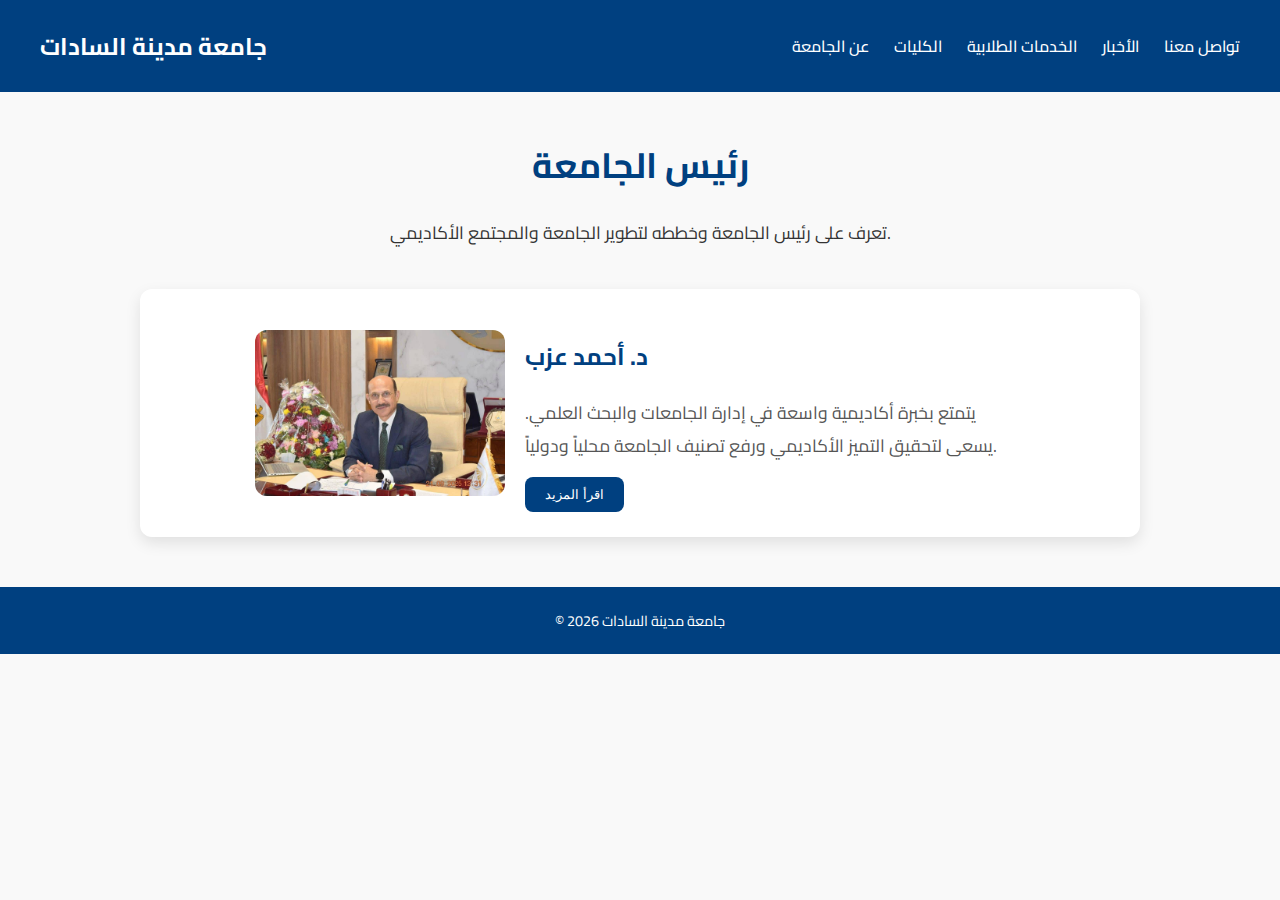
<file: president.html>
<!DOCTYPE html>
<html lang="ar">
<head>
<meta charset="UTF-8">
<meta name="viewport" content="width=device-width, initial-scale=1.0">
<title>رئيس الجامعة - جامعة مدينة السادات </title>
<link rel="stylesheet" href="css/president.css">
<link href="https://fonts.googleapis.com/css2?family=Cairo:wght@400;600;800&display=swap" rel="stylesheet">
<link rel="stylesheet" href="https://cdnjs.cloudflare.com/ajax/libs/font-awesome/6.4.0/css/all.min.css">
</head>
<body>

<header>
  <a href="index.html" class="logo">جامعة مدينة السادات </a>
   <div class="menu-toggle" id="menu-toggle">
    <i class="fas fa-bars"></i>
  </div>
  <nav>
    <ul class="main-menu" id="main-menu">
      <li><a href="about.html">عن الجامعة</a></li>
      <li><a href="faculties.html">الكليات</a></li>
      <li><a href="services.html">الخدمات الطلابية</a></li>
      <li><a href="news.html">الأخبار</a></li>
      <li><a href="contact.html">تواصل معنا</a></li>
    </ul>
  </nav>
</header>

<section class="president-page">
  <h1>رئيس الجامعة</h1>
  <p>تعرف على رئيس الجامعة وخططه لتطوير الجامعة والمجتمع الأكاديمي.</p>

  <div class="president-card">
    <img src="imgs/photo_2026-02-22_03-01-28.jpg" alt="رئيس الجامعة">
    <div class="info">
      <h2>د. أحمد عزب</h2>
      <p>يتمتع بخبرة أكاديمية واسعة في إدارة الجامعات والبحث العلمي. يسعى لتحقيق التميز الأكاديمي ورفع تصنيف الجامعة محلياً ودولياً.</p>
      <button class="more-info">اقرأ المزيد</button>
    </div>
  </div>

</section>

<footer>
  <p>© 2026 جامعة مدينة السادات </p>
</footer>

<script src="js/president.js"></script>
</body>
</html>
</file>
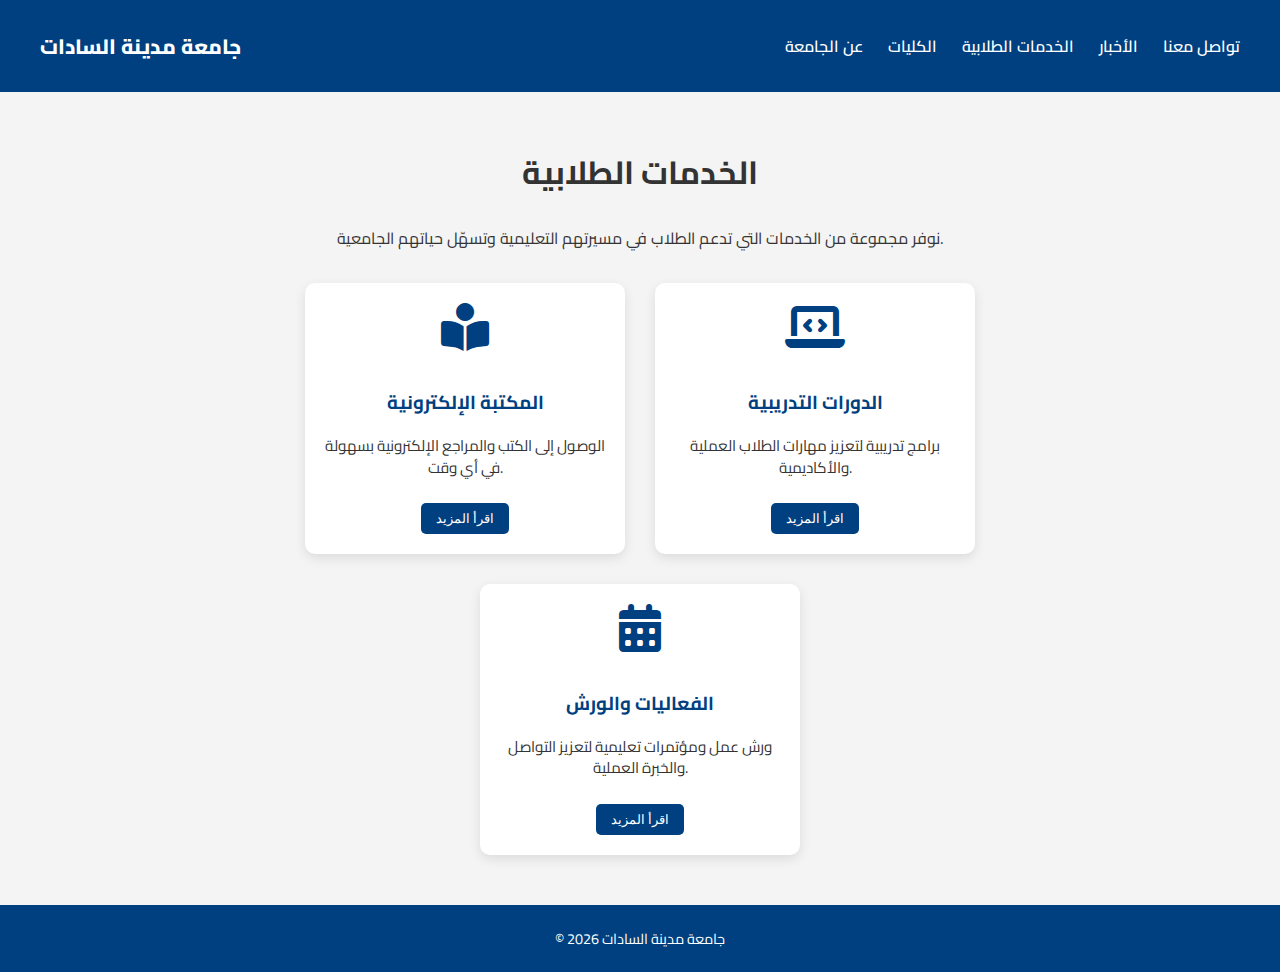
<file: services.html>
<!DOCTYPE html>
<html lang="ar">
<head>
<meta charset="UTF-8">
<meta name="viewport" content="width=device-width, initial-scale=1.0">
<title>الخدمات الطلابية - جامعة مدينة السادات </title>
<link rel="stylesheet" href="css/services.css">
<link href="https://fonts.googleapis.com/css2?family=Cairo:wght@400;600;800&display=swap" rel="stylesheet">
<link rel="stylesheet" href="https://cdnjs.cloudflare.com/ajax/libs/font-awesome/6.4.0/css/all.min.css">
</head>
<body>

<header>
  <a href="index.html" class="logo">جامعة مدينة السادات </a>
   <div class="menu-toggle" id="menu-toggle">
    <i class="fas fa-bars"></i>
  </div>
  <nav>
    <ul class="main-menu" id="main-menu">
      <li><a href="about.html">عن الجامعة</a></li>
      <li><a href="faculties.html">الكليات</a></li>
      <li><a href="services.html">الخدمات الطلابية</a></li>
      <li><a href="news.html">الأخبار</a></li>
      <li><a href="contact.html">تواصل معنا</a></li>
    </ul>
  </nav>
</header>

<section class="services-page">
  <h1>الخدمات الطلابية</h1>
  <p>نوفر مجموعة من الخدمات التي تدعم الطلاب في مسيرتهم التعليمية وتسهّل حياتهم الجامعية.</p>

  <div class="services-cards">
    <div class="card">
      <i class="fas fa-book-reader fa-3x"></i>
      <h3>المكتبة الإلكترونية</h3>
      <p>الوصول إلى الكتب والمراجع الإلكترونية بسهولة في أي وقت.</p>
      <button class="learn-btn">اقرأ المزيد</button>
    </div>
    <div class="card">
      <i class="fas fa-laptop-code fa-3x"></i>
      <h3>الدورات التدريبية</h3>
      <p>برامج تدريبية لتعزيز مهارات الطلاب العملية والأكاديمية.</p>
      <button class="learn-btn">اقرأ المزيد</button>
    </div>
    <div class="card">
      <i class="fas fa-calendar-alt fa-3x"></i>
      <h3>الفعاليات والورش</h3>
      <p>ورش عمل ومؤتمرات تعليمية لتعزيز التواصل والخبرة العملية.</p>
      <button class="learn-btn">اقرأ المزيد</button>
    </div>
  </div>
</section>

<footer>
  <p>© 2026 جامعة مدينة السادات </p>
</footer>

<script src="js/services.js"></script>
</body>
</html>
</file>
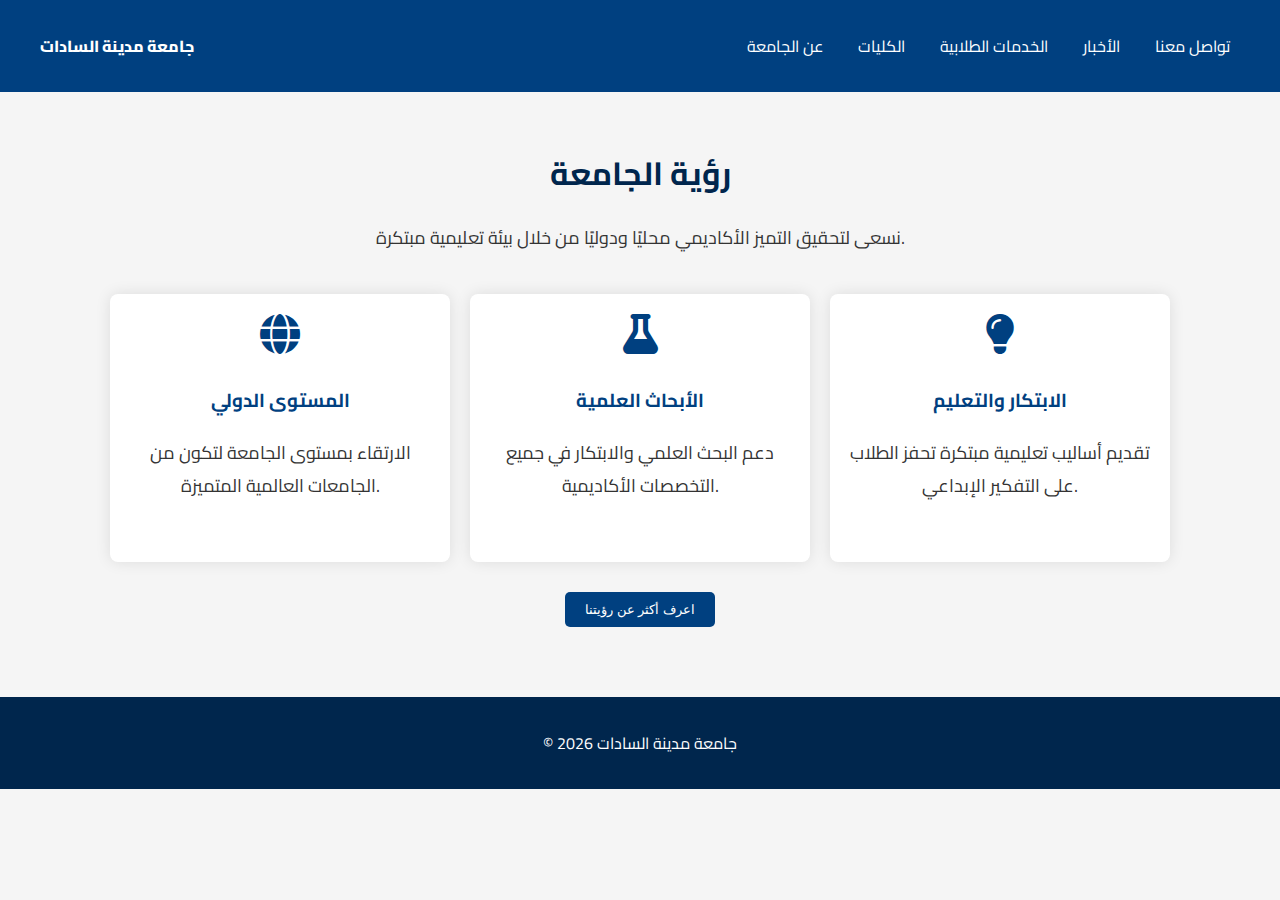
<file: vision.html>
<!DOCTYPE html>
<html lang="ar">
<head>
<meta charset="UTF-8">
<meta name="viewport" content="width=device-width, initial-scale=1.0">
<title>رؤية الجامعة - جامعة مدينة السادات </title>
<link rel="stylesheet" href="css/vision.css">
<link href="https://fonts.googleapis.com/css2?family=Cairo:wght@400;600;800&display=swap" rel="stylesheet">
<link rel="stylesheet" href="https://cdnjs.cloudflare.com/ajax/libs/font-awesome/6.4.0/css/all.min.css">
</head>
<body>

<header>
  <a href="index.html" class="logo">جامعة مدينة السادات </a>
   <div class="menu-toggle" id="menu-toggle">
    <i class="fas fa-bars"></i>
  </div>
  <nav>
    <ul class="main-menu" id="main-menu">
      <li><a href="about.html">عن الجامعة</a></li>
      <li><a href="faculties.html">الكليات</a></li>
      <li><a href="services.html">الخدمات الطلابية</a></li>
      <li><a href="news.html">الأخبار</a></li>
      <li><a href="contact.html">تواصل معنا</a></li>
    </ul>
  </nav>
</header>

<section class="vision-page">
  <h1>رؤية الجامعة</h1>
  <p>نسعى لتحقيق التميز الأكاديمي محليًا ودوليًا من خلال بيئة تعليمية مبتكرة.</p>

  <div class="vision-boxes">
    <div class="box">
      <i class="fas fa-globe"></i>
      <h3>المستوى الدولي</h3>
      <p>الارتقاء بمستوى الجامعة لتكون من الجامعات العالمية المتميزة.</p>
    </div>
    <div class="box">
      <i class="fas fa-flask"></i>
      <h3>الأبحاث العلمية</h3>
      <p>دعم البحث العلمي والابتكار في جميع التخصصات الأكاديمية.</p>
    </div>
    <div class="box">
      <i class="fas fa-lightbulb"></i>
      <h3>الابتكار والتعليم</h3>
      <p>تقديم أساليب تعليمية مبتكرة تحفز الطلاب على التفكير الإبداعي.</p>
    </div>
  </div>

  <button class="more-btn">اعرف أكثر عن رؤيتنا</button>
</section>

<footer>
  <p>© 2026 جامعة مدينة السادات </p>
</footer>

<script src="js/vision.js"></script>
</body>
</html>
</file>
<file: css/about.css>
/* === إعدادات عامة للصفحة === */
body {
  font-family: 'Cairo', sans-serif;
  background: #f9f9f9;
  margin: 0;
  padding: 0;
  color: #333;
  line-height: 1.6;
}

header {
  background: #004080;
  color: #fff;
  padding: 20px;
  display: flex;
  align-items: center;
  justify-content: space-between;
}

header .logo {
  font-size: 1.5rem;
  font-weight: 700;
  text-decoration: none;
  color: #fff;
}

header nav ul {
  list-style: none;
  display: flex;
  gap: 25px;
  margin: 0;
  padding: 0;
}

header nav ul li a {
  text-decoration: none;
  color: #fff;
  font-weight: 500;
  transition: color 0.3s;
}

header nav ul li a:hover {
  color: #ffcc00;
}

/* === قسم About === */
.about-page {
  max-width: 1200px;
  margin: 40px auto;
  padding: 0 20px;
}

.about-page h1 {
  text-align: center;
  font-size: 2.2rem;
  margin-bottom: 20px;
  color: #004080;
}

.about-page p {
  text-align: center;
  margin-bottom: 40px;
  font-size: 1.1rem;
}

/* === بطاقات الأقسام === */
.about-cards {
  display: flex;
  flex-wrap: wrap;
  gap: 20px;
  justify-content: center;
}

.card {
  background: #fff;
  border-radius: 12px;
  box-shadow: 0 6px 15px rgba(0,0,0,0.1);
  width: 300px;
  padding: 20px;
  text-align: center;
  transition: transform 0.3s, box-shadow 0.3s;
  position: relative;
  overflow: hidden;
}

.card:hover {
  transform: translateY(-5px);
  box-shadow: 0 12px 25px rgba(0,0,0,0.15);
}

.card img {
  width: 100%;
  height: 180px;
  object-fit: cover;
  border-radius: 8px;
  margin-bottom: 15px;
}

.card h3 {
  margin-bottom: 10px;
  color: #004080;
}

.card p {
  font-size: 0.95rem;
  color: #555;
  margin-bottom: 15px;
}

/* === زر اقرأ المزيد === */
.learn-btn {
  background: #004080;
  color: #fff;
  border: none;
  padding: 10px 18px;
  border-radius: 8px;
  cursor: pointer;
  font-weight: 600;
  transition: background 0.3s, transform 0.2s;
}

.learn-btn:hover {
  background: #ffcc00;
  color: #004080;
  transform: scale(1.05);
}

/* === النص الإضافي التفاعلي === */
.extra-info {
  max-height: 0;
  overflow: hidden;
  opacity: 0;
  transition: max-height 0.5s ease, opacity 0.5s ease;
  font-size: 0.95rem;
  color: #222;
  margin-top: 10px;
}

.extra-info.show {
  max-height: 150px; /* أقصى ارتفاع للنص */
  opacity: 1;
}

/* === خط زمني لتاريخ الجامعة === */
.history-timeline {
  margin-top: 50px;
  padding: 0 20px;
}

.history-timeline h2 {
  text-align: center;
  font-size: 1.8rem;
  color: #004080;
  margin-bottom: 20px;
}

.history-timeline ul {
  list-style: none;
  padding: 0;
  max-width: 800px;
  margin: 0 auto;
  position: relative;
}

.history-timeline ul li {
  background: #fff;
  padding: 15px 20px;
  border-radius: 8px;
  box-shadow: 0 4px 12px rgba(0,0,0,0.1);
  margin-bottom: 15px;
  position: relative;
  transition: transform 0.3s;
}

.history-timeline ul li:hover {
  transform: translateX(5px);
}

.history-timeline ul li::before {
  content: '';
  position: absolute;
  left: -15px;
  top: 15px;
  width: 10px;
  height: 10px;
  background: #004080;
  border-radius: 50%;
}

/* === Footer === */
footer {
  background: #004080;
  color: #fff;
  text-align: center;
  padding: 20px 0;
  margin-top: 50px;
}

footer p {
  margin: 0;
  font-size: 0.9rem;
}




/* ===== HEADER FIX ===== */

header {
  display: flex;
  align-items: center;
  justify-content: space-between;
  padding: 15px 40px;
  background: #004080;
  position: sticky;
  top: 0;
  z-index: 1000;
}

/* اللوجو */
.logo {
  display: flex;
  align-items: center;
  gap: 10px;
  text-decoration: none;
  color: white;
  font-weight: 800;
}

.logo-img {
  width: 45px;
}

/* زرار المنيو */
.menu-toggle {
  display: none;
  font-size: 28px;
  color: white;
  cursor: pointer;
  padding: 8px 10px;
  border-radius: 6px;
  transition: 0.3s;
}

.menu-toggle:hover {
  background: rgba(255,255,255,0.15);
}

/* ================= RESPONSIVE ================= */

@media (max-width: 768px) {

  header {
    padding: 15px 20px;
  }

  .menu-toggle {
    display: flex;
    align-items: center;
    justify-content: center;
  }

  nav {
    position: absolute;
    top: 100%;
    right: 0;
    width: 100%;
  }

  .main-menu {
    flex-direction: column;
    background: #003366;
    width: 100%;
    max-height: 0;
    overflow: hidden;
    transition: max-height 0.4s ease;
  }

  .main-menu.active {
    max-height: 600px;
  }
}
</file>
<file: css/contact.css>
body {
  font-family: 'Cairo', sans-serif;
  background: #f4f4f4;
  margin: 0;
  padding: 0;
  color: #333;
}

header {
  display: flex;
  justify-content: space-between;
  align-items: center;
  padding: 15px 50px;
  background-color: #004080;
  color: white;
}

header .logo {
  font-weight: 800;
  font-size: 1.3rem;
  color: white;
  text-decoration: none;
}

.main-menu {
  list-style: none;
  display: flex;
  gap: 25px;
}

.main-menu li a {
  color: white;
  text-decoration: none;
  font-weight: 600;
}

.contact-page {
  max-width: 1000px;
  margin: 50px auto;
  padding: 0 20px;
  text-align: center;
}

.contact-container {
  display: flex;
  flex-wrap: wrap;
  justify-content: space-between;
  gap: 40px;
  margin-top: 30px;
}

form {
  flex: 1;
  min-width: 300px;
  display: flex;
  flex-direction: column;
  gap: 15px;
}

form input, form textarea {
  padding: 10px;
  border-radius: 5px;
  border: 1px solid #ccc;
  font-size: 1rem;
}

form textarea {
  resize: none;
  height: 120px;
}

.submit-btn {
  background-color: #004080;
  color: white;
  border: none;
  padding: 10px;
  cursor: pointer;
  border-radius: 5px;
  font-weight: 600;
  transition: background 0.3s;
}

.submit-btn:hover {
  background-color: #0066cc;
}

.contact-info {
  flex: 1;
  min-width: 250px;
  background: white;
  border-radius: 10px;
  padding: 20px;
  box-shadow: 0 4px 12px rgba(0,0,0,0.1);
  text-align: right;
}

.contact-info p {
  margin: 15px 0;
  font-size: 1rem;
}


/* ===== HEADER FIX ===== */

header {
  display: flex;
  align-items: center;
  justify-content: space-between;
  padding: 15px 40px;
  background: #004080;
  position: sticky;
  top: 0;
  z-index: 1000;
}

/* اللوجو */
.logo {
  display: flex;
  align-items: center;
  gap: 10px;
  text-decoration: none;
  color: white;
  font-weight: 800;
}

.logo-img {
  width: 45px;
}

/* زرار المنيو */
.menu-toggle {
  display: none;
  font-size: 28px;
  color: white;
  cursor: pointer;
  padding: 8px 10px;
  border-radius: 6px;
  transition: 0.3s;
}

.menu-toggle:hover {
  background: rgba(255,255,255,0.15);
}

/* ================= RESPONSIVE ================= */

@media (max-width: 768px) {

  header {
    padding: 15px 20px;
  }

  .menu-toggle {
    display: flex;
    align-items: center;
    justify-content: center;
  }

  nav {
    position: absolute;
    top: 100%;
    right: 0;
    width: 100%;
  }

  .main-menu {
    flex-direction: column;
    background: #003366;
    width: 100%;
    max-height: 0;
    overflow: hidden;
    transition: max-height 0.4s ease;
  }

  .main-menu.active {
    max-height: 600px;
  }
}
footer {
  background: #004080;
  color: #fff;
  text-align: center;
  padding: 20px 0;
  margin-top: 50px;
}

footer p {
  margin: 0;
  font-size: 0.9rem;
}
</file>
<file: css/faculties.css>
body {
  font-family: 'Cairo', sans-serif;
  background: #f4f4f4;
  margin: 0;
  padding: 0;
  color: #333;
}

header {
  display: flex;
  justify-content: space-between;
  align-items: center;
  padding: 15px 50px;
  background-color: #004080;
  color: white;
}

header .logo {
  font-weight: 800;
  font-size: 1.3rem;
  color: white;
  text-decoration: none;
}

.main-menu {
  list-style: none;
  display: flex;
  gap: 25px;
}

.main-menu li a {
  color: white;
  text-decoration: none;
  font-weight: 600;
}

.faculties-page {
  max-width: 1000px;
  margin: 50px auto;
  padding: 0 20px;
  text-align: center;
}

.cards {
  display: flex;
  flex-wrap: wrap;
  gap: 30px;
  justify-content: center;
  margin-top: 30px;
}

.card {
  background: white;
  border-radius: 10px;
  box-shadow: 0 4px 12px rgba(0,0,0,0.1);
  width: 280px;
  padding: 15px;
  transition: transform 0.3s, box-shadow 0.3s;
}

.card img {
  width: 100%;
  border-radius: 10px;
}

.card h3 {
  color: #004080;
  margin: 15px 0 10px;
}

.card p {
  font-size: 0.95rem;
  line-height: 1.4;
}

.learn-btn {
  margin-top: 10px;
  padding: 8px 15px;
  border: none;
  background-color: #004080;
  color: white;
  border-radius: 5px;
  cursor: pointer;
  transition: background 0.3s;
}

.learn-btn:hover {
  background-color: #0066cc;
}

.card:hover {
  transform: translateY(-5px);
  box-shadow: 0 6px 16px rgba(0,0,0,0.2);
}
/* === Footer === */
footer {
  background: #004080;
  color: #fff;
  text-align: center;
  padding: 20px 0;
  margin-top: 50px;
}

footer p {
  margin: 0;
  font-size: 0.9rem;
}
</file>
<file: css/history.css>
body {
  font-family: 'Cairo', sans-serif;
  background: #f4f4f4;
  margin: 0;
  padding: 0;
  color: #333;
}

header {
  display: flex;
  justify-content: space-between;
  align-items: center;
  padding: 15px 50px;
  background-color: #004080;
  color: white;
}

header .logo {
  font-weight: 800;
  font-size: 1.3rem;
  color: white;
  text-decoration: none;
}

.main-menu {
  list-style: none;
  display: flex;
  gap: 25px;
}

.main-menu li a {
  color: white;
  text-decoration: none;
  font-weight: 600;
}

.history-page {
  max-width: 900px;
  margin: 50px auto;
  padding: 0 20px;
}

.timeline {
  border-left: 4px solid #004080;
  padding-left: 20px;
  position: relative;
}

.event {
  margin-bottom: 30px;
  position: relative;
}

.event .year {
  font-weight: 800;
  font-size: 1.2rem;
  color: #004080;
  position: absolute;
  left: -90px;
  width: 80px;
}

.event p {
  margin: 0;
  padding: 5px 10px;
  background: white;
  border-radius: 5px;
  box-shadow: 0 3px 8px rgba(0,0,0,0.1);
}



/* ===== HEADER FIX ===== */

header {
  display: flex;
  align-items: center;
  justify-content: space-between;
  padding: 15px 40px;
  background: #004080;
  position: sticky;
  top: 0;
  z-index: 1000;
}

/* اللوجو */
.logo {
  display: flex;
  align-items: center;
  gap: 10px;
  text-decoration: none;
  color: white;
  font-weight: 800;
}

.logo-img {
  width: 45px;
}

/* زرار المنيو */
.menu-toggle {
  display: none;
  font-size: 28px;
  color: white;
  cursor: pointer;
  padding: 8px 10px;
  border-radius: 6px;
  transition: 0.3s;
}

.menu-toggle:hover {
  background: rgba(255,255,255,0.15);
}

/* ================= RESPONSIVE ================= */

@media (max-width: 768px) {

  header {
    padding: 15px 20px;
  }

  .menu-toggle {
    display: flex;
    align-items: center;
    justify-content: center;
  }

  nav {
    position: absolute;
    top: 100%;
    right: 0;
    width: 100%;
  }

  .main-menu {
    flex-direction: column;
    background: #003366;
    width: 100%;
    max-height: 0;
    overflow: hidden;
    transition: max-height 0.4s ease;
  }

  .main-menu.active {
    max-height: 600px;
  }
}
footer {
  background: #004080;
  color: #fff;
  text-align: center;
  padding: 20px 0;
  margin-top: 50px;
}

footer p {
  margin: 0;
  font-size: 0.9rem;
}
</file>
<file: css/news.css>
body {
  font-family: 'Cairo', sans-serif;
  background: #f4f4f4;
  margin: 0;
  padding: 0;
  color: #333;
}

header {
  display: flex;
  justify-content: space-between;
  align-items: center;
  padding: 15px 50px;
  background-color: #004080;
  color: white;
}

header .logo {
  font-weight: 800;
  font-size: 1.3rem;
  color: white;
  text-decoration: none;
}

.main-menu {
  list-style: none;
  display: flex;
  gap: 25px;
}

.main-menu li a {
  color: white;
  text-decoration: none;
  font-weight: 600;
}

.news-page {
  max-width: 1000px;
  margin: 50px auto;
  padding: 0 20px;
  text-align: center;
}

.news-cards {
  display: flex;
  flex-wrap: wrap;
  gap: 30px;
  justify-content: center;
  margin-top: 30px;
}

.card {
  background: white;
  border-radius: 10px;
  box-shadow: 0 4px 12px rgba(0,0,0,0.1);
  width: 300px;
  padding: 20px;
  transition: transform 0.3s, box-shadow 0.3s;
}

.card img {
  width: 100%;
  border-radius: 8px;
  margin-bottom: 15px;
}

.card h3 {
  color: #004080;
  margin-bottom: 10px;
}

.card p {
  font-size: 0.95rem;
  line-height: 1.4;
}

.read-btn {
  margin-top: 10px;
  padding: 8px 15px;
  border: none;
  background-color: #004080;
  color: white;
  border-radius: 5px;
  cursor: pointer;
  transition: background 0.3s;
}

.read-btn:hover {
  background-color: #0066cc;
}

.card:hover {
  transform: translateY(-5px);
  box-shadow: 0 6px 16px rgba(0,0,0,0.2);
}


/* ===== HEADER FIX ===== */

header {
  display: flex;
  align-items: center;
  justify-content: space-between;
  padding: 15px 40px;
  background: #004080;
  position: sticky;
  top: 0;
  z-index: 1000;
}

/* اللوجو */
.logo {
  display: flex;
  align-items: center;
  gap: 10px;
  text-decoration: none;
  color: white;
  font-weight: 800;
}

.logo-img {
  width: 45px;
}

/* زرار المنيو */
.menu-toggle {
  display: none;
  font-size: 28px;
  color: white;
  cursor: pointer;
  padding: 8px 10px;
  border-radius: 6px;
  transition: 0.3s;
}

.menu-toggle:hover {
  background: rgba(255,255,255,0.15);
}

/* ================= RESPONSIVE ================= */

@media (max-width: 768px) {

  header {
    padding: 15px 20px;
  }

  .menu-toggle {
    display: flex;
    align-items: center;
    justify-content: center;
  }

  nav {
    position: absolute;
    top: 100%;
    right: 0;
    width: 100%;
  }

  .main-menu {
    flex-direction: column;
    background: #003366;
    width: 100%;
    max-height: 0;
    overflow: hidden;
    transition: max-height 0.4s ease;
  }

  .main-menu.active {
    max-height: 600px;
  }
}
footer {
  background: #004080;
  color: #fff;
  text-align: center;
  padding: 20px 0;
  margin-top: 50px;
}

footer p {
  margin: 0;
  font-size: 0.9rem;
}
</file>
<file: css/president.css>
/* إعدادات عامة */
body {
  font-family: 'Cairo', sans-serif;
  margin: 0;
  padding: 0;
  background: #f9f9f9;
  color: #333;
}

header {
  background: #004080;
  color: #fff;
  padding: 20px;
  display: flex;
  justify-content: space-between;
  align-items: center;
}

header .logo {
  font-size: 1.5rem;
  font-weight: 700;
  text-decoration: none;
  color: #fff;
}

header nav ul {
  list-style: none;
  display: flex;
  gap: 25px;
}

header nav ul li a {
  color: #fff;
  text-decoration: none;
  font-weight: 500;
  transition: color 0.3s;
}

header nav ul li a:hover {
  color: #ffcc00;
}

/* === قسم الرئيس === */
.president-page {
  max-width: 1000px;
  margin: 40px auto;
  padding: 0 20px;
  text-align: center;
}

.president-page h1 {
  color: #004080;
  font-size: 2.2rem;
  margin-bottom: 15px;
}

.president-page p {
  font-size: 1.1rem;
  margin-bottom: 40px;
}

.president-card {
  display: flex;
  flex-wrap: wrap;
  justify-content: center;
  align-items: center;
  background: #fff;
  border-radius: 12px;
  box-shadow: 0 6px 15px rgba(0,0,0,0.1);
  padding: 25px;
  gap: 20px;
  transition: transform 0.3s;
}

.president-card img {
  width: 250px;
  border-radius: 12px;
}

.president-card .info {
  max-width: 500px;
  text-align: left;
}

.president-card .info h2 {
  color: #004080;
  margin-bottom: 10px;
}

.president-card .info p {
  color: #555;
  margin-bottom: 15px;
}

.president-card .info button {
  background: #004080;
  color: #fff;
  padding: 10px 20px;
  border: none;
  border-radius: 8px;
  cursor: pointer;
  transition: background 0.3s;
}

.president-card .info button:hover {
  background: #ffcc00;
  color: #004080;
}

/* === Footer === */
footer {
  background: #004080;
  color: #fff;
  text-align: center;
  padding: 20px 0;
}
/* فقرة المعلومات الإضافية */
.extra-info {
  margin-top: 15px;
  color: #333;
  font-size: 1rem;
  line-height: 1.5;
}


/* ===== HEADER FIX ===== */

header {
  display: flex;
  align-items: center;
  justify-content: space-between;
  padding: 15px 40px;
  background: #004080;
  position: sticky;
  top: 0;
  z-index: 1000;
}

/* اللوجو */
.logo {
  display: flex;
  align-items: center;
  gap: 10px;
  text-decoration: none;
  color: white;
  font-weight: 800;
}

.logo-img {
  width: 45px;
}

/* زرار المنيو */
.menu-toggle {
  display: none;
  font-size: 28px;
  color: white;
  cursor: pointer;
  padding: 8px 10px;
  border-radius: 6px;
  transition: 0.3s;
}

.menu-toggle:hover {
  background: rgba(255,255,255,0.15);
}

/* ================= RESPONSIVE ================= */

@media (max-width: 768px) {

  header {
    padding: 15px 20px;
  }

  .menu-toggle {
    display: flex;
    align-items: center;
    justify-content: center;
  }

  nav {
    position: absolute;
    top: 100%;
    right: 0;
    width: 100%;
  }

  .main-menu {
    flex-direction: column;
    background: #003366;
    width: 100%;
    max-height: 0;
    overflow: hidden;
    transition: max-height 0.4s ease;
  }

  .main-menu.active {
    max-height: 600px;
  }
}
footer {
  background: #004080;
  color: #fff;
  text-align: center;
  padding: 20px 0;
  margin-top: 50px;
}

footer p {
  margin: 0;
  font-size: 0.9rem;
}
</file>
<file: css/services.css>
body {
  font-family: 'Cairo', sans-serif;
  background: #f4f4f4;
  margin: 0;
  padding: 0;
  color: #333;
}

header {
  display: flex;
  justify-content: space-between;
  align-items: center;
  padding: 15px 50px;
  background-color: #004080;
  color: white;
}

header .logo {
  font-weight: 800;
  font-size: 1.3rem;
  color: white;
  text-decoration: none;
}

.main-menu {
  list-style: none;
  display: flex;
  gap: 25px;
}

.main-menu li a {
  color: white;
  text-decoration: none;
  font-weight: 600;
}

.services-page {
  max-width: 1000px;
  margin: 50px auto;
  padding: 0 20px;
  text-align: center;
}

.services-cards {
  display: flex;
  flex-wrap: wrap;
  gap: 30px;
  justify-content: center;
  margin-top: 30px;
}

.card {
  background: white;
  border-radius: 10px;
  box-shadow: 0 4px 12px rgba(0,0,0,0.1);
  width: 280px;
  padding: 20px;
  transition: transform 0.3s, box-shadow 0.3s;
}

.card i {
  color: #004080;
  margin-bottom: 15px;
}

.card h3 {
  color: #004080;
  margin-bottom: 10px;
}

.card p {
  font-size: 0.95rem;
  line-height: 1.4;
}

.learn-btn {
  margin-top: 10px;
  padding: 8px 15px;
  border: none;
  background-color: #004080;
  color: white;
  border-radius: 5px;
  cursor: pointer;
  transition: background 0.3s;
}

.learn-btn:hover {
  background-color: #0066cc;
}

.card:hover {
  transform: translateY(-5px);
  box-shadow: 0 6px 16px rgba(0,0,0,0.2);
}



/* ===== HEADER FIX ===== */

header {
  display: flex;
  align-items: center;
  justify-content: space-between;
  padding: 15px 40px;
  background: #004080;
  position: sticky;
  top: 0;
  z-index: 1000;
}

/* اللوجو */
.logo {
  display: flex;
  align-items: center;
  gap: 10px;
  text-decoration: none;
  color: white;
  font-weight: 800;
}

.logo-img {
  width: 45px;
}

/* زرار المنيو */
.menu-toggle {
  display: none;
  font-size: 28px;
  color: white;
  cursor: pointer;
  padding: 8px 10px;
  border-radius: 6px;
  transition: 0.3s;
}

.menu-toggle:hover {
  background: rgba(255,255,255,0.15);
}

/* ================= RESPONSIVE ================= */

@media (max-width: 768px) {

  header {
    padding: 15px 20px;
  }

  .menu-toggle {
    display: flex;
    align-items: center;
    justify-content: center;
  }

  nav {
    position: absolute;
    top: 100%;
    right: 0;
    width: 100%;
  }

  .main-menu {
    flex-direction: column;
    background: #003366;
    width: 100%;
    max-height: 0;
    overflow: hidden;
    transition: max-height 0.4s ease;
  }

  .main-menu.active {
    max-height: 600px;
  }
}
footer {
  background: #004080;
  color: #fff;
  text-align: center;
  padding: 20px 0;
  margin-top: 50px;
}

footer p {
  margin: 0;
  font-size: 0.9rem;
}
</file>
<file: css/vision.css>
body {
  font-family: 'Cairo', sans-serif;
  margin: 0;
  background: #f5f5f5;
}

header {
  background: #00264d;
  color: #fff;
  padding: 10px 20px;
  display: flex;
  justify-content: space-between;
  align-items: center;
}
header .logo {
  font-weight: 800;
  text-decoration: none;
  color: #fff;
}
nav ul {
  list-style: none;
  display: flex;
  gap: 15px;
}
nav ul li a {
  color: #fff;
  text-decoration: none;
  padding: 5px 10px;
  transition: 0.3s;
}
nav ul li a:hover {
  background: #004080;
  border-radius: 5px;
}

.vision-page {
  max-width: 1200px;
  margin: auto;
  padding: 30px 20px;
  text-align: center;
}

.vision-page h1 {
  color: #00264d;
  margin-bottom: 15px;
}

.vision-page p {
  font-size: 18px;
  color: #333;
  margin-bottom: 40px;
}

.vision-boxes {
  display: flex;
  flex-wrap: wrap;
  justify-content: center;
  gap: 20px;
}

.vision-boxes .box {
  background: #fff;
  padding: 20px;
  width: 300px;
  border-radius: 8px;
  box-shadow: 0 0 15px rgba(0,0,0,0.1);
  transition: transform 0.3s;
}

.vision-boxes .box:hover {
  transform: translateY(-5px);
}

.vision-boxes .box i {
  font-size: 40px;
  color: #004080;
  margin-bottom: 10px;
}

.vision-boxes .box h3 {
  color: #004080;
  margin-bottom: 10px;
}

.more-btn {
  margin-top: 30px;
  padding: 10px 20px;
  background: #004080;
  color: #fff;
  border: none;
  cursor: pointer;
  border-radius: 5px;
  transition: 0.3s;
}
.more-btn:hover {
  background: #0066cc;
}

footer {
  background: #00264d;
  color: #fff;
  text-align: center;
  padding: 15px 0;
  margin-top: 40px;
}


/* ===== HEADER FIX ===== */

header {
  display: flex;
  align-items: center;
  justify-content: space-between;
  padding: 15px 40px;
  background: #004080;
  position: sticky;
  top: 0;
  z-index: 1000;
}

/* اللوجو */
.logo {
  display: flex;
  align-items: center;
  gap: 10px;
  text-decoration: none;
  color: white;
  font-weight: 800;
}

.logo-img {
  width: 45px;
}

/* زرار المنيو */
.menu-toggle {
  display: none;
  font-size: 28px;
  color: white;
  cursor: pointer;
  padding: 8px 10px;
  border-radius: 6px;
  transition: 0.3s;
}

.menu-toggle:hover {
  background: rgba(255,255,255,0.15);
}

/* ================= RESPONSIVE ================= */

@media (max-width: 768px) {

  header {
    padding: 15px 20px;
  }

  .menu-toggle {
    display: flex;
    align-items: center;
    justify-content: center;
  }

  nav {
    position: absolute;
    top: 100%;
    right: 0;
    width: 100%;
  }

  .main-menu {
    flex-direction: column;
    background: #003366;
    width: 100%;
    max-height: 0;
    overflow: hidden;
    transition: max-height 0.4s ease;
  }

  .main-menu.active {
    max-height: 600px;
  }
}
</file>
<file: css/style.css>
/* ===========================
   Reset & Base
=========================== */
* {
  margin: 0;
  padding: 0;
  box-sizing: border-box;
  font-family: 'Cairo', sans-serif;
}

body {
  direction: rtl;
  background: #f4f7fb;
  color: #333;
  line-height: 1.6;
}

/* ===========================
   Top Bar
=========================== */
.top-bar {
  background: #0f172a;
  color: #fff;
  display: flex;
  justify-content: space-between;
  padding: 10px 50px;
  font-size: 14px;
  align-items: center;
}

.top-bar button.lang-btn {
  background: #facc15;
  border: none;
  color: #0f172a;
  padding: 5px 12px;
  border-radius: 5px;
  cursor: pointer;
  font-weight: 600;
  transition: all 0.3s;
}

.top-bar button.lang-btn:hover {
  background: #eab308;
}

/* ===========================
   Header / Navbar
=========================== */
header {
  background: #0f172a;
  display: flex;
  justify-content: space-between;
  align-items: center;
  padding: 20px 50px;
  position: sticky;
  top: 0;
  z-index: 1000;
  box-shadow: 0 2px 10px rgba(0,0,0,0.1);
}

header .logo {
  display: flex;
  align-items: center;
  gap: 10px;
  color: #facc15;
  font-size: 24px;
  font-weight: 700;
  text-decoration: none;
}

header .logo-img {
  height: 50px;
}

nav ul.main-menu {
  display: flex;
  list-style: none;
  gap: 30px;
}

nav ul.main-menu li {
  position: relative;
}

nav ul.main-menu li a {
  text-decoration: none;
  color: #fff;
  font-weight: 600;
  padding: 10px 15px;
  display: inline-block;
  transition: all 0.3s;
  border-radius: 5px;
}

nav ul.main-menu li a:hover {
  background: #facc15;
  color: #0f172a;
}

/* Dropdown */
nav ul.main-menu li .dropdown {
  display: none;
  position: absolute;
  top: 45px;
  right: 0;
  background: #1e293b;
  border-radius: 10px;
  min-width: 200px;
  z-index: 999;
  box-shadow: 0 5px 15px rgba(0,0,0,0.2);
}

nav ul.main-menu li:hover .dropdown {
  display: block;
}

nav ul.main-menu li .dropdown li a {
  display: block;
  padding: 12px 20px;
  color: #fff;
  transition: all 0.3s;
}

nav ul.main-menu li .dropdown li a:hover {
  background: #facc15;
  color: #0f172a;
  border-radius: 5px;
}

/* ===========================
   Hero Section / Slider
=========================== */
.hero {
  position: relative;
  height: 90vh;
  overflow: hidden;
}

.hero .slide {
  position: absolute;
  width: 100%;
  height: 100%;
  display: none;
}

.hero .slide.active {
  display: block;
}

.hero .slide img {
  width: 100%;
  height: 100%;
  object-fit: cover;
  filter: brightness(0.5);
}

.hero .hero-text {
  position: absolute;
  top: 50%;
  right: 50%;
  transform: translate(50%, -50%);
  text-align: center;
  background: rgba(15,23,42,0.6);
  padding: 50px 30px;
  border-radius: 15px;
  color: #fff;
  max-width: 650px;
}

.hero .hero-text h1 {
  font-size: 48px;
  margin-bottom: 20px;
  color: #facc15;
}

.hero .hero-text p {
  font-size: 18px;
  margin-bottom: 25px;
}

.hero .hero-text .main-btn {
  background: #facc15;
  color: #0f172a;
  padding: 12px 28px;
  border-radius: 8px;
  font-weight: 600;
  font-size: 16px;
  transition: all 0.3s;
}

.hero .hero-text .main-btn:hover {
  transform: scale(1.05);
  background: #eab308;
}

/* Slider Arrows */
.slider-buttons span {
  position: absolute;
  top: 50%;
  font-size: 45px;
  cursor: pointer;
  color: white;
  background: rgba(15,23,42,0.4);
  padding: 12px;
  border-radius: 50%;
  user-select: none;
  transition: all 0.3s;
}

.slider-buttons span:hover {
  background: rgba(250,204,21,0.8);
}

#prev { right: 20px; }
#next { left: 20px; }

/* ===========================
   About Section
=========================== */
.about {
  display: flex;
  gap: 40px;
  align-items: center;
  padding: 80px 50px;
  background: #fefce8;
  border-radius: 15px;
}

.about img {
  width: 50%;
  border-radius: 15px;
}

.about .text {
  width: 50%;
}

.about h2 {
  font-size: 36px;
  margin-bottom: 20px;
  color: #0f172a;
}

.about p {
  font-size: 18px;
  margin-bottom: 25px;
}

.about .main-btn:hover {
  transform: scale(1.05);
  background: #eab308;
}

/* ===========================
   Vision & Mission
=========================== */
.vision-mission {
  padding: 80px 50px;
  text-align: center;
  background: #fff;
}

.vision-mission h2 {
  font-size: 36px;
  margin-bottom: 50px;
  color: #0f172a;
}

.vision-mission .boxes {
  display: flex;
  gap: 30px;
  justify-content: center;
  flex-wrap: wrap;
}

.vision-mission .box {
  background: #fefce8;
  width: 300px;
  padding: 30px;
  border-radius: 15px;
  transition: all 0.3s;
}

.vision-mission .box:hover {
  transform: translateY(-10px);
  box-shadow: 0 10px 25px rgba(0,0,0,0.2);
}

.vision-mission .box i {
  font-size: 45px;
  color: #facc15;
  margin-bottom: 15px;
}

/* ===========================
   Counters Section
=========================== */
.counters {
  display: flex;
  justify-content: center;
  gap: 40px;
  padding: 80px 50px;
  background: #0f172a;
  color: #fff;
  flex-wrap: wrap;
}

.counter-box {
  text-align: center;
  flex: 1 1 200px;
  background: #1e293b;
  padding: 30px 20px;
  border-radius: 15px;
  transition: all 0.3s;
}

.counter-box:hover {
  transform: translateY(-10px);
  box-shadow: 0 10px 25px rgba(0,0,0,0.4);
}

.counter-box i {
  font-size: 40px;
  color: #facc15;
  margin-bottom: 15px;
}

.counter-box h3 {
  font-size: 32px;
  margin-bottom: 10px;
}

.counter-box p {
  font-size: 16px;
}

/* ===========================
   Faculties Section
=========================== */
.faculties {
  padding: 80px 50px;
  background: #fefce8;
  text-align: center;
}

.faculties h2 {
  font-size: 36px;
  margin-bottom: 40px;
  color: #0f172a;
}

.cards {
  display: flex;
  justify-content: center;
  gap: 30px;
  flex-wrap: wrap;
}

.card {
  background: #fff;
  width: 300px;
  border-radius: 15px;
  overflow: hidden;
  transition: all 0.4s;
  text-align: center;
  box-shadow: 0 5px 20px rgba(0,0,0,0.1);
}

.card:hover {
  transform: translateY(-12px);
  box-shadow: 0 10px 30px rgba(0,0,0,0.25);
}

.card img {
  width: 100%;
  height: 200px;
  object-fit: cover;
}

.card h3 {
  font-size: 22px;
  color: #0f172a;
  margin: 15px 0 10px;
}

.card p {
  font-size: 16px;
  color: #555;
  padding: 0 10px 15px 10px;
}

/* ===========================
   Featured Events Slider
=========================== */
.featured-cards {
  background: #fff;
  padding: 80px 50px;
  text-align: center;
}

.featured-cards h2 {
  color: #0f172a;
  font-size: 36px;
  margin-bottom: 40px;
}

.cards-slider {
  display: flex;
  gap: 30px;
  overflow-x: auto;
  scroll-behavior: smooth;
}

.cards-slider::-webkit-scrollbar {
  display: none;
}

/* ===========================
   Gallery Section
=========================== */
.gallery {
  padding: 80px 50px;
  background: #fefce8;
  text-align: center;
}

.gallery h2 {
  font-size: 36px;
  color: #0f172a;
  margin-bottom: 40px;
}

.gallery-grid {
  display: grid;
  grid-template-columns: repeat(auto-fit,minmax(200px,1fr));
  gap: 20px;
}

.gallery-grid img {
  width: 100%;
  border-radius: 15px;
  transition: transform 0.3s;
}

.gallery-grid img:hover {
  transform: scale(1.05);
}

/* ===========================
   Footer
=========================== */
footer {
  background: #0f172a;
  color: white;
  padding: 60px 50px;
  border-top-left-radius: 20px;
  border-top-right-radius: 20px;
}

.footer-grid {
  display: flex;
  gap: 40px;
  flex-wrap: wrap;
}

.footer-grid div {
  flex: 1;
}

.footer-grid h3 {
  font-size: 20px;
  margin-bottom: 20px;
  color: #facc15;
}

.footer-grid p,
.footer-grid a {
  font-size: 16px;
  margin-bottom: 10px;
  color: white;
}

.footer-grid a:hover {
  color: #facc15;
}

.copy {
  text-align: center;
  margin-top: 30px;
  font-size: 14px;
  color: #fff;
}

/* ===========================
   Featured Events Slider
=========================== */
.featured-cards {
  background: #fefce8; /* لون فاتح للتمييز عن باقي الصفحات */
  padding: 80px 50px;
  text-align: center;
  border-radius: 15px;
}

.featured-cards h2 {
  color: #0f172a;
  font-size: 36px;
  margin-bottom: 40px;
}

/* Slider container */
.cards-slider {
  display: flex;
  gap: 30px;
  overflow-x: auto;
  scroll-behavior: smooth;
  padding-bottom: 20px;
}

/* Scrollbar مخفي */
.cards-slider::-webkit-scrollbar {
  display: none;
}

/* كل كارد */
.cards-slider .card {
  flex: 0 0 300px; /* ثابت العرض للكارد */
  background: #fff;
  border-radius: 15px;
  box-shadow: 0 10px 25px rgba(0,0,0,0.15);
  overflow: hidden;
  transition: transform 0.3s, box-shadow 0.3s;
  text-align: center;
}

.cards-slider .card:hover {
  transform: translateY(-10px);
  box-shadow: 0 15px 35px rgba(0,0,0,0.25);
}

/* صورة الكارد */
.cards-slider .card img {
  width: 100%;
  height: 180px;
  object-fit: cover;
  transition: transform 0.3s;
}

.cards-slider .card img:hover {
  transform: scale(1.05);
}

/* عنوان الكارد */
.cards-slider .card h3 {
  font-size: 20px;
  color: #0f172a;
  margin: 15px 0 10px;
}

/* وصف الكارد */
.cards-slider .card p {
  font-size: 16px;
  color: #555;
  padding: 0 10px 15px 10px;
}

/* زر التسجيل */
.cards-slider .card .main-btn {
  background: #facc15;
  color: #0f172a;
  padding: 10px 20px;
  border-radius: 8px;
  display: inline-block;
  margin-bottom: 20px;
  font-weight: 600;
  transition: all 0.3s;
}

.cards-slider .card .main-btn:hover {
  background: #eab308;
  transform: scale(1.05);
}

/* أزرار التحكم في السلايدر */
.slider-controls {
  margin-top: 20px;
  display: flex;
  justify-content: center;
  gap: 20px;
}

.slider-controls button {
  background: #0f172a;
  color: #facc15;
  border: none;
  padding: 10px 15px;
  border-radius: 50%;
  font-size: 18px;
  cursor: pointer;
  transition: all 0.3s;
}

.slider-controls button:hover {
  background: #facc15;
  color: #0f172a;
  transform: scale(1.1);
}
/* ===========================
   Featured Events Slider
=========================== */
.featured-cards {
  background: #fefce8; /* لون فاتح للتمييز عن باقي الصفحات */
  padding: 80px 50px;
  text-align: center;
  border-radius: 15px;
}

.featured-cards h2 {
  color: #0f172a;
  font-size: 36px;
  margin-bottom: 40px;
}

/* Slider container */
.cards-slider {
  display: flex;
  gap: 30px;
  overflow-x: auto;
  scroll-behavior: smooth;
  padding-bottom: 20px;
}

/* Scrollbar مخفي */
.cards-slider::-webkit-scrollbar {
  display: none;
}

/* كل كارد */
.cards-slider .card {
  flex: 0 0 300px; /* ثابت العرض للكارد */
  background: #fff;
  border-radius: 15px;
  box-shadow: 0 10px 25px rgba(0,0,0,0.15);
  overflow: hidden;
  transition: transform 0.3s, box-shadow 0.3s;
  text-align: center;
}

.cards-slider .card:hover {
  transform: translateY(-10px);
  box-shadow: 0 15px 35px rgba(0,0,0,0.25);
}

/* صورة الكارد */
.cards-slider .card img {
  width: 100%;
  height: 180px;
  object-fit: cover;
  transition: transform 0.3s;
}

.cards-slider .card img:hover {
  transform: scale(1.05);
}

/* عنوان الكارد */
.cards-slider .card h3 {
  font-size: 20px;
  color: #0f172a;
  margin: 15px 0 10px;
}

/* وصف الكارد */
.cards-slider .card p {
  font-size: 16px;
  color: #555;
  padding: 0 10px 15px 10px;
}

/* زر التسجيل */
.cards-slider .card .main-btn {
  background: #facc15;
  color: #0f172a;
  padding: 10px 20px;
  border-radius: 8px;
  display: inline-block;
  margin-bottom: 20px;
  font-weight: 600;
  transition: all 0.3s;
}

.cards-slider .card .main-btn:hover {
  background: #eab308;
  transform: scale(1.05);
}

/* أزرار التحكم في السلايدر */
.slider-controls {
  margin-top: 20px;
  display: flex;
  justify-content: center;
  gap: 20px;
}

.slider-controls button {
  background: #0f172a;
  color: #facc15;
  border: none;
  padding: 10px 15px;
  border-radius: 50%;
  font-size: 18px;
  cursor: pointer;
  transition: all 0.3s;
}

.slider-controls button:hover {
  background: #facc15;
  color: #0f172a;
  transform: scale(1.1);
}
/* ===========================
   Faculties Details Button
=========================== */
.faculties .card .main-btn {
  display: inline-block;
  margin: 0 auto 20px auto;
  background-color: #ff6b6b; /* لون أحمر جذاب */
  color: #fff;
  padding: 12px 25px;
  border-radius: 30px;
  font-weight: 600;
  font-size: 16px;
  text-decoration: none;
  transition: background-color 0.3s, transform 0.3s, box-shadow 0.3s;
  box-shadow: 0 5px 15px rgba(0,0,0,0.1);
}

.faculties .card .main-btn i {
  margin-left: 8px;
}

.faculties .card .main-btn:hover {
  background-color: #ff3b3b; /* يصبح أحمر أكثر حدة */
  transform: translateY(-3px) scale(1.05);
  box-shadow: 0 8px 25px rgba(0,0,0,0.2);
}
/* ===========================
   Responsive
=========================== */
@media(max-width:1024px){
  .about { flex-direction: column; text-align: center; }
  .about img, .about .text { width: 100%; }
  .vision-mission .boxes { flex-direction: column; }
  .cards { justify-content: center; }
  .counters { flex-direction: column; }
}
/* ===========================
   Responsive Adjustments
=========================== */
@media (max-width: 1200px) {
  header {
    padding: 15px 30px;
  }

  .top-bar {
    flex-direction: column;
    align-items: flex-start;
    gap: 10px;
    padding: 10px 30px;
  }

  nav ul.main-menu {
    gap: 20px;
    flex-wrap: wrap;
  }

  .hero .hero-text {
    padding: 40px 20px;
    max-width: 90%;
  }

  .about {
    flex-direction: column;
    padding: 60px 30px;
  }

  .about img, .about .text {
    width: 100%;
  }

  .vision-mission .boxes {
    flex-direction: column;
    gap: 20px;
  }

  .counters {
    flex-direction: column;
    gap: 25px;
  }

  .faculties .cards {
    gap: 20px;
  }

  .gallery-grid {
    grid-template-columns: repeat(auto-fit, minmax(180px, 1fr));
    gap: 15px;
  }

  .featured-cards .cards-slider {
    gap: 20px;
    padding-bottom: 15px;
  }
}

@media (max-width: 768px) {
  header {
    flex-direction: column;
    align-items: flex-start;
    padding: 15px 20px;
  }

  nav ul.main-menu {
    flex-direction: column;
    width: 100%;
    gap: 10px;
  }

  nav ul.main-menu li a {
    padding: 10px 15px;
  }

  .hero .hero-text h1 {
    font-size: 32px;
  }

  .hero .hero-text p {
    font-size: 16px;
  }

  .about {
    padding: 40px 20px;
  }

  .vision-mission h2,
  .faculties h2,
  .gallery h2,
  .featured-cards h2 {
    font-size: 28px;
  }

  .vision-mission .box,
  .counter-box,
  .card {
    width: 100%;
  }

  .cards-slider .card {
    flex: 0 0 250px;
  }
}

@media (max-width: 480px) {
  .top-bar {
    font-size: 12px;
    padding: 8px 15px;
  }

  .hero .hero-text h1 {
    font-size: 24px;
  }

  .hero .hero-text p {
    font-size: 14px;
  }

  .about h2,
  .vision-mission h2,
  .faculties h2,
  .gallery h2,
  .featured-cards h2 {
    font-size: 22px;
  }

  .about p,
  .vision-mission .box p,
  .counter-box p,
  .card p {
    font-size: 14px;
  }

  header .logo {
    font-size: 20px;
  }

  .cards-slider .card {
    flex: 0 0 200px;
  }

  .cards-slider .card h3 {
    font-size: 18px;
  }

  .cards-slider .card p {
    font-size: 14px;
  }

  .slider-controls button {
    padding: 8px 12px;
    font-size: 16px;
  }
}
.main-btn{
  display: inline-block;
  margin: 0 auto 20px auto;
  background-color: #004080; /* لون أحمر جذاب */
  color: #fff;
  padding: 12px 25px;
  border-radius: 30px;
  font-weight: 600;
  font-size: 16px;
  text-decoration: none;
  transition: background-color 0.3s, transform 0.3s, box-shadow 0.3s;
  box-shadow: 0 5px 15px rgba(0,0,0,0.1);
}

/* ===== HEADER FIX ===== */

header {
  display: flex;
  align-items: center;
  justify-content: space-between;
  padding: 15px 40px;
  background: #004080;
  position: sticky;
  top: 0;
  z-index: 1000;
}

/* اللوجو */
.logo {
  display: flex;
  align-items: center;
  gap: 10px;
  text-decoration: none;
  color: white;
  font-weight: 800;
}

.logo-img {
  width: 45px;
}

/* زرار المنيو */
.menu-toggle {
  display: none;
  font-size: 28px;
  color: white;
  cursor: pointer;
  padding: 8px 10px;
  border-radius: 6px;
  transition: 0.3s;
}

.menu-toggle:hover {
  background: rgba(255,255,255,0.15);
}

/* ================= RESPONSIVE ================= */

@media (max-width: 768px) {

  header {
    padding: 15px 20px;
  }

  .menu-toggle {
    display: flex;
    align-items: center;
    justify-content: center;
  }

  nav {
    position: absolute;
    top: 100%;
    right: 0;
    width: 100%;
  }

  .main-menu {
    flex-direction: column;
    background: #003366;
    width: 100%;
    max-height: 0;
    overflow: hidden;
    transition: max-height 0.4s ease;
  }

  .main-menu.active {
    max-height: 600px;
  }
}
</file>
